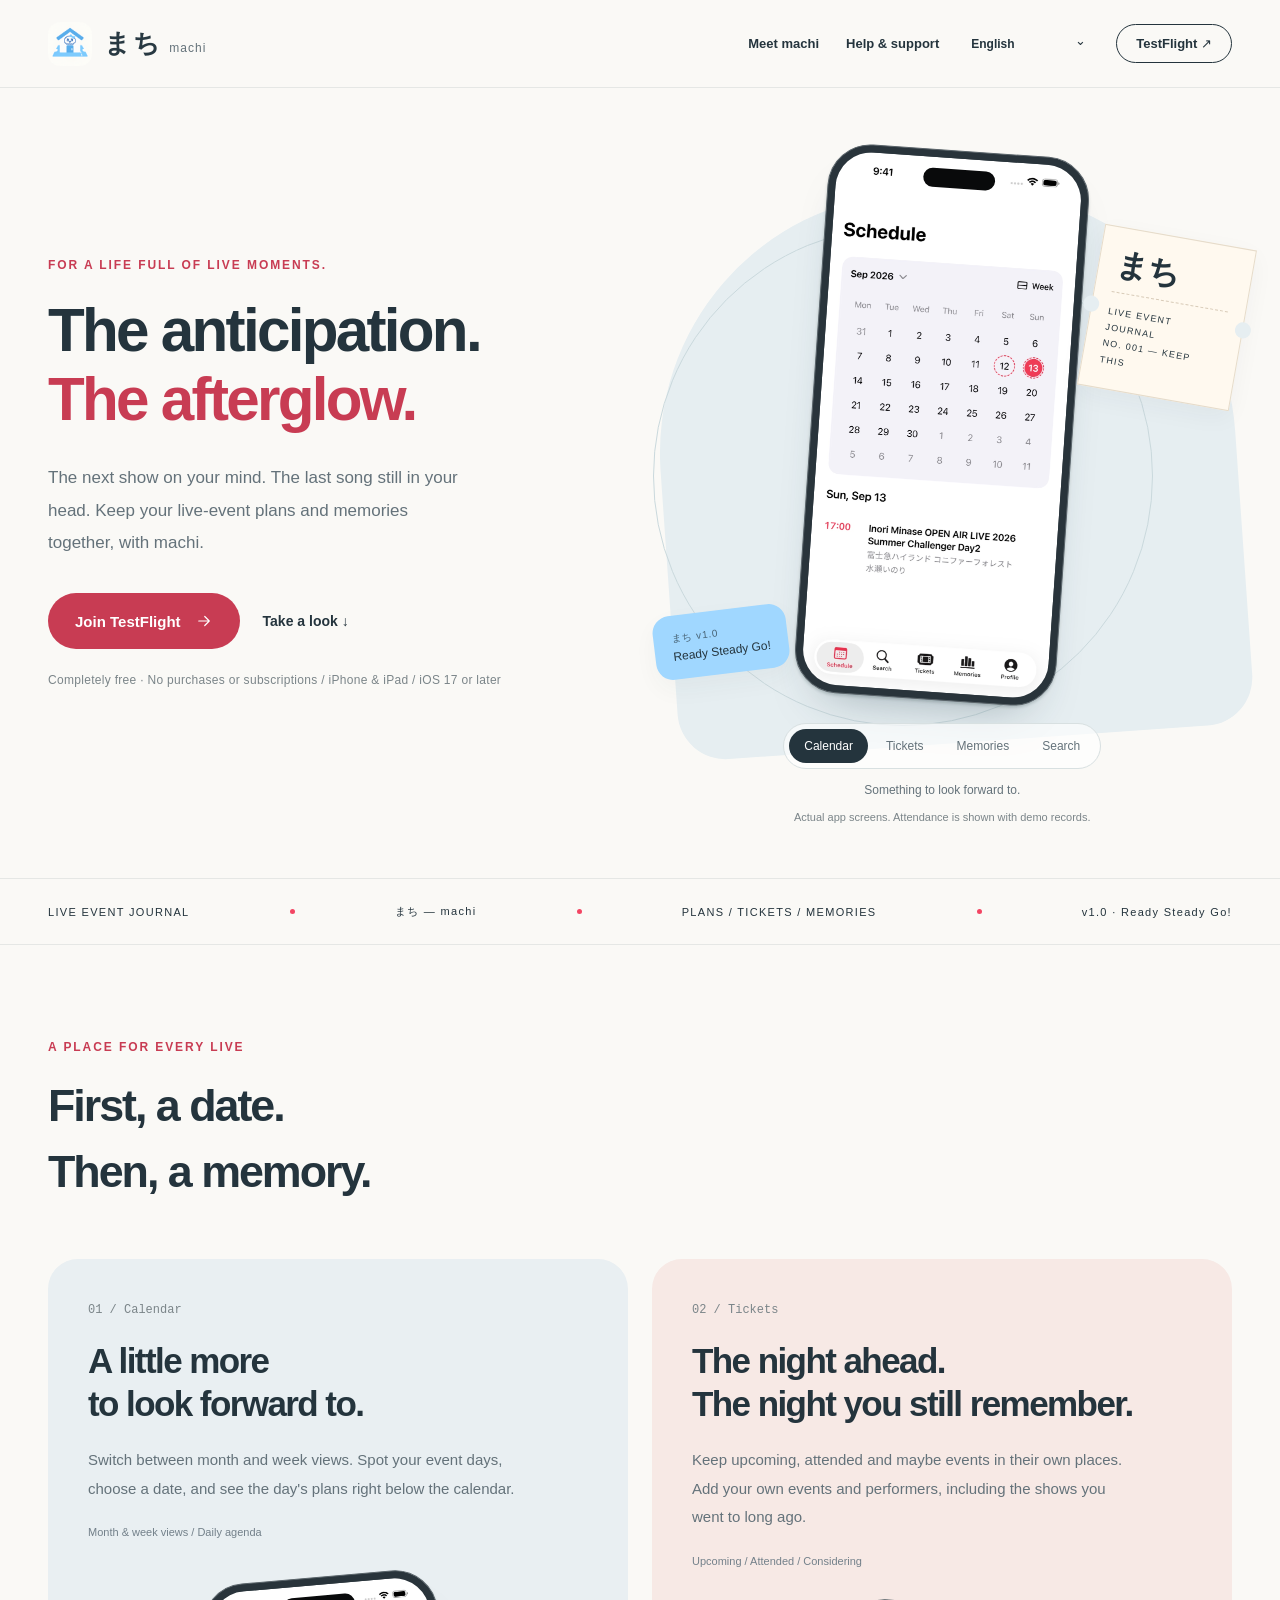
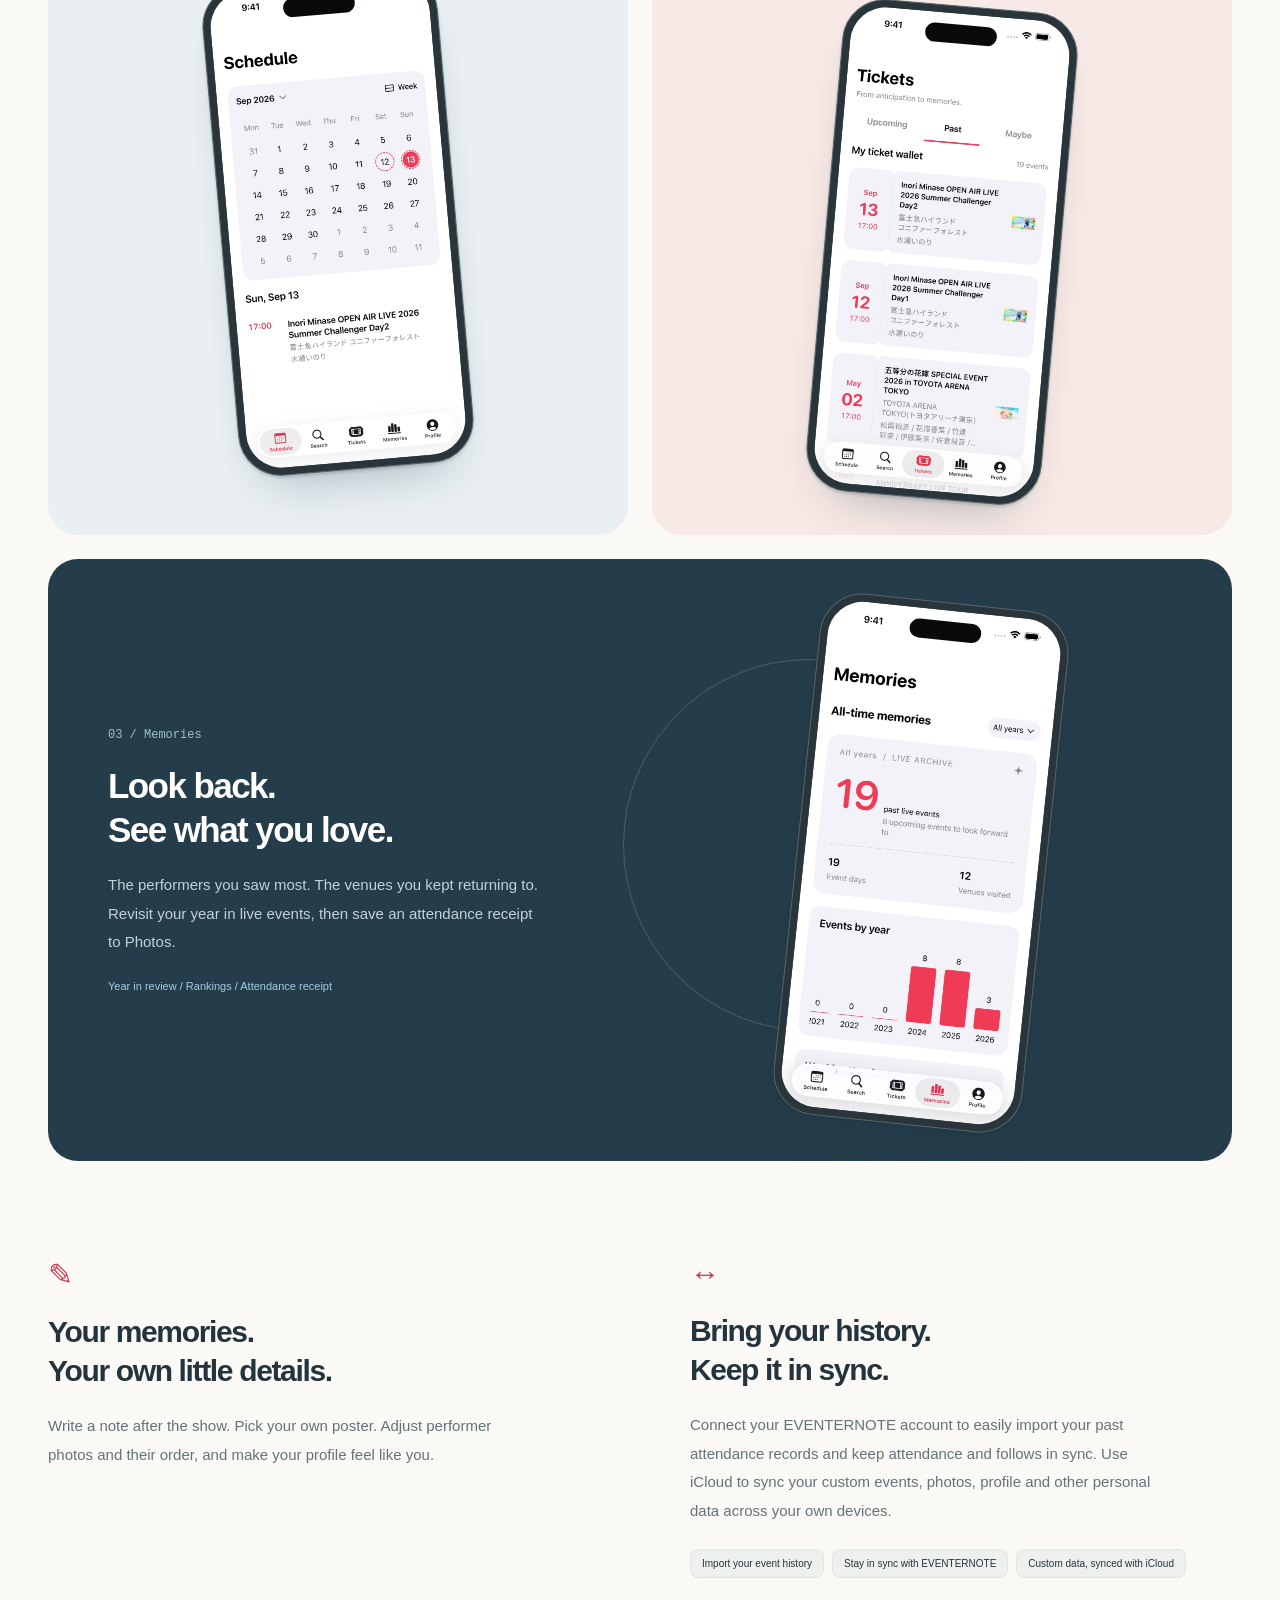
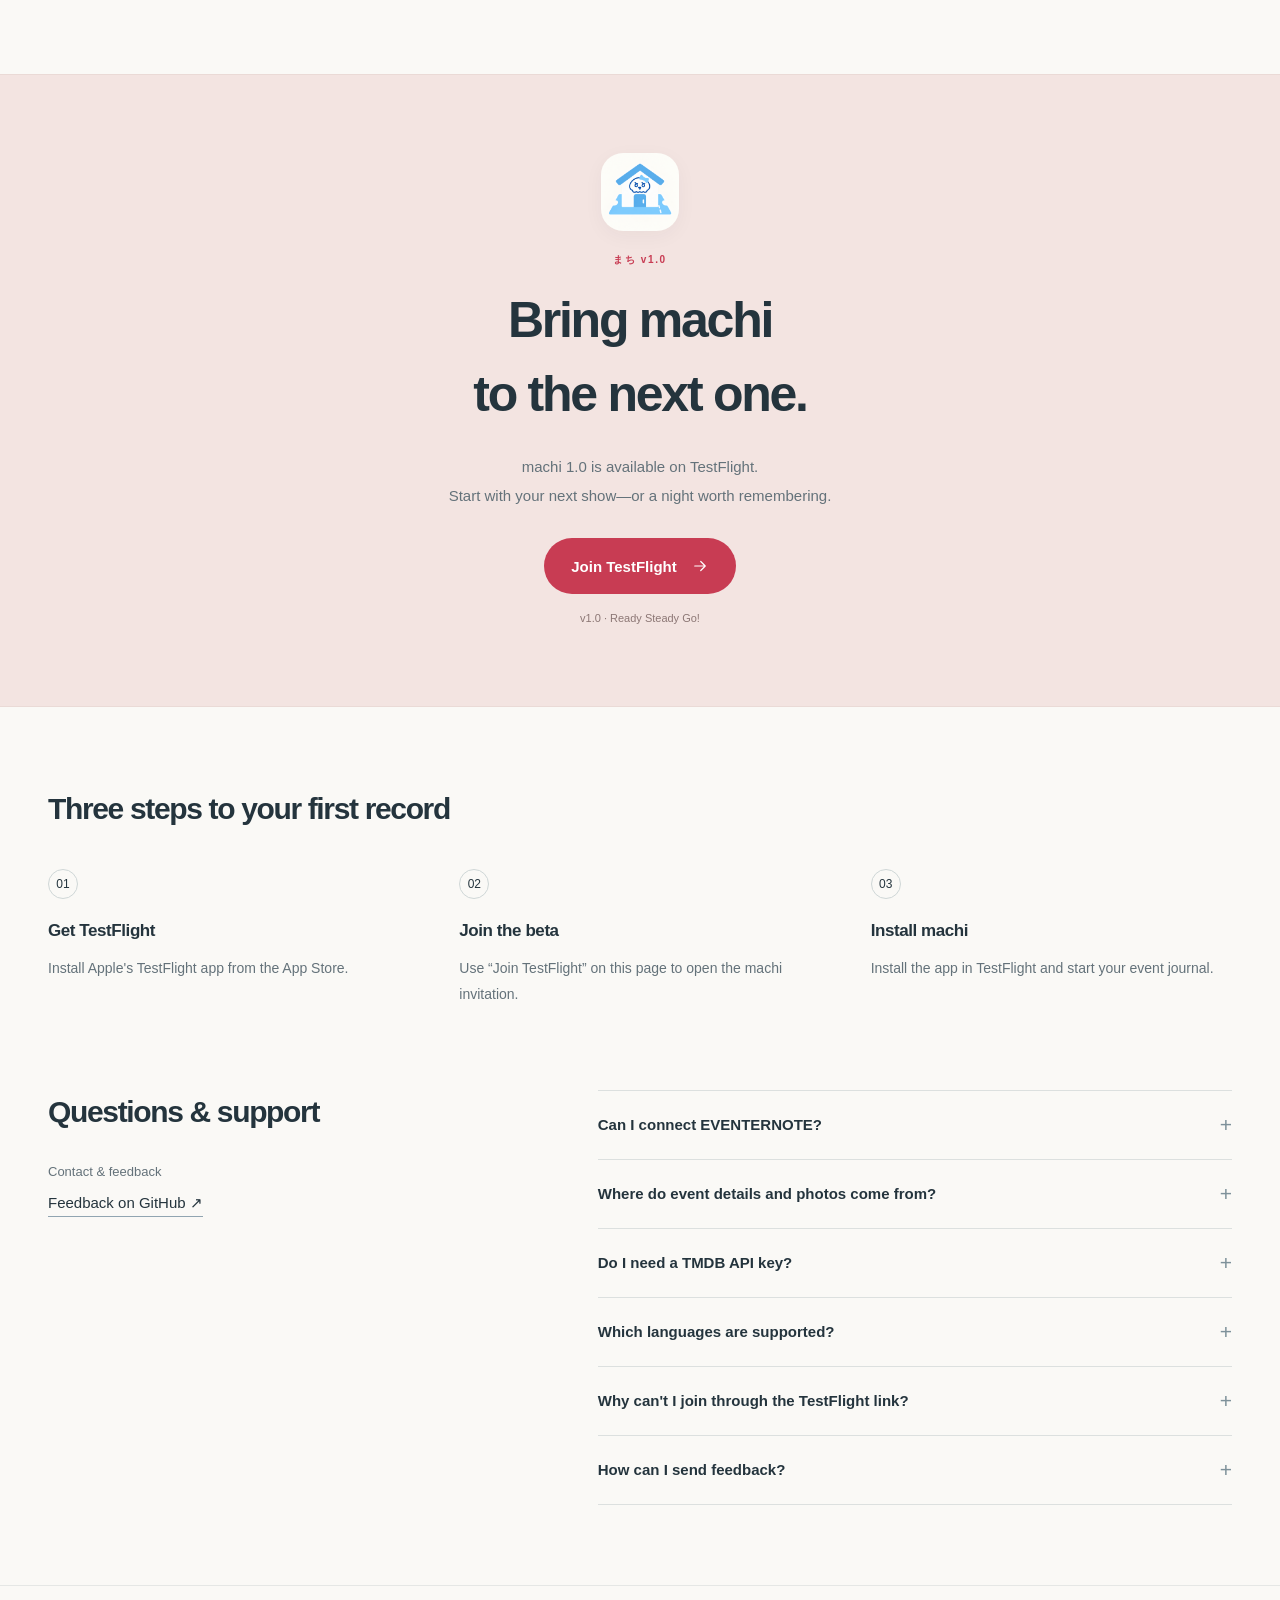
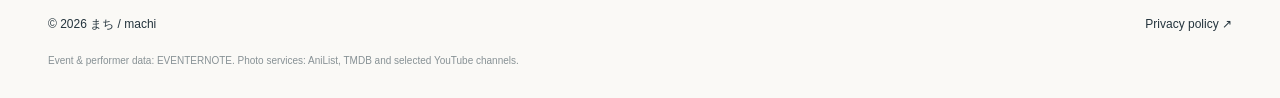
<file: index.html>
<!doctype html><html lang="ja"><head><meta charset="utf-8"><meta name="viewport" content="width=device-width,initial-scale=1"><meta name="theme-color" content="#faf9f6"><title>まち — ライブの予定と、思い出を。</title><meta name="description" content="ライブの予定、チケット、あの日の記録。まちは、好きな公演との時間をまとめる iPhone・iPad アプリです。"><link rel="icon" href="assets/icon.png"><link rel="apple-touch-icon" href="assets/icon.png"><link rel="canonical" href="https://akisui.github.io/machi-web/ja/"><link rel="alternate" hreflang="ja" href="https://akisui.github.io/machi-web/ja/"><link rel="alternate" hreflang="zh-Hans" href="https://akisui.github.io/machi-web/zh-Hans/"><link rel="alternate" hreflang="zh-Hant-TW" href="https://akisui.github.io/machi-web/zh-Hant-TW/"><link rel="alternate" hreflang="zh-Hant-HK" href="https://akisui.github.io/machi-web/zh-Hant-HK/"><link rel="alternate" hreflang="en" href="https://akisui.github.io/machi-web/en/"><link rel="alternate" hreflang="x-default" href="https://akisui.github.io/machi-web/"><meta property="og:type" content="website"><meta property="og:title" content="まち — ライブの予定と、思い出を。"><meta property="og:description" content="ライブの予定、チケット、あの日の記録。まちは、好きな公演との時間をまとめる iPhone・iPad アプリです。"><meta property="og:url" content="https://akisui.github.io/machi-web/ja/"><meta property="og:image" content="https://akisui.github.io/machi-web/assets/social-card.png"><meta property="og:image:width" content="1200"><meta property="og:image:height" content="630"><meta name="twitter:card" content="summary_large_image"><link rel="stylesheet" href="assets/style.css"><script>(function(){var s;try{s=localStorage.getItem('machi-site-language')}catch(e){}var all=['ja','zh-Hans','zh-Hant-TW','zh-Hant-HK','en'];var n=(navigator.language||'ja').toLowerCase();var l=all.includes(s)?s:n.startsWith('zh')?(n.includes('hk')||n.includes('mo')?'zh-Hant-HK':n.includes('tw')||n.includes('hant')?'zh-Hant-TW':'zh-Hans'):n.startsWith('en')?'en':'ja';location.replace('./'+l+'/'+location.hash)})();</script><script defer src="assets/site.js"></script><script type="application/ld+json">{"@context": "https://schema.org", "@type": "SoftwareApplication", "name": "まち", "alternateName": "machi", "operatingSystem": "iOS 17.0 or later", "applicationCategory": "LifestyleApplication", "description": "ライブの予定、チケット、あの日の記録。まちは、好きな公演との時間をまとめる iPhone・iPad アプリです。", "url": "https://akisui.github.io/machi-web/ja/", "downloadUrl": "https://testflight.apple.com/join/vRaaadNM", "softwareVersion": "1.0"}</script></head>
<body data-language="ja" data-assets="assets/"><a class="skip" href="#main">本文へ</a>
<header class="site-header"><div class="wrap nav"><a class="brand" href="#main" aria-label="まち / machi"><img src="assets/icon.png" width="44" height="44" alt=""><b>まち<span>machi</span></b></a><nav class="nav-right" aria-label="Navigation"><a class="nav-link" href="#features">できること</a><a class="nav-link" href="#support">使い方・サポート</a><label class="lang-wrap"><select id="language" aria-label="言語"><option value="ja" selected>日本語</option><option value="zh-Hans" >简体中文</option><option value="zh-Hant-TW" >正體中文（台灣）</option><option value="zh-Hant-HK" >繁體中文（香港）</option><option value="en" >English</option></select></label><a class="nav-cta" href="https://testflight.apple.com/join/vRaaadNM">TestFlight ↗</a></nav></div></header>
<main id="main"><section class="wrap hero"><div class="hero-copy"><div class="eyebrow">ライブのある日々に。</div><h1><span>会いに行く日も、</span><span>思い出す日も。</span></h1><p class="hero-description">次の公演を楽しみにする気持ちも、帰り道に残った余韻も。まちは、ライブの予定と記録をひとつにまとめるアプリです。</p><div class="actions"><a class="button" href="https://testflight.apple.com/join/vRaaadNM">TestFlight で試す <svg viewBox="0 0 24 24" fill="none" aria-hidden="true"><path d="M5 12h14M13 6l6 6-6 6" stroke="currentColor" stroke-width="1.6" stroke-linecap="round" stroke-linejoin="round"/></svg></a><a class="text-link" href="#features">まちを見てみる <span aria-hidden="true">↓</span></a></div><p class="compat">完全無料 · アプリ内課金なし / iPhone・iPad / iOS 17 以降</p></div>
<div class="hero-stage"><div class="stage-arch" aria-hidden="true"></div><div class="stage-orbit" aria-hidden="true"></div><div class="ticket-stamp" aria-hidden="true"><div class="number">まち</div><div class="stub">LIVE EVENT JOURNAL<br>NO. 001 — KEEP THIS</div></div><div class="stage-label" aria-hidden="true"><span>まち v1.0</span>Ready Steady Go!</div><div class="phone" role="tabpanel" id="screen-view" aria-labelledby="screen-tab-0"><img id="hero-screen" src="assets/screens/ja-01-calendar.jpg" width="1320" height="2868" alt="まちのアプリ画面 — 予定" fetchpriority="high"></div><div class="screen-tabs" role="tablist" aria-label="できること"><button type="button" role="tab" id="screen-tab-0" aria-selected="true" aria-controls="screen-view" tabindex="0" data-screen="01-calendar">予定</button><button type="button" role="tab" id="screen-tab-1" aria-selected="false" aria-controls="screen-view" tabindex="-1" data-screen="02-wallet">チケット</button><button type="button" role="tab" id="screen-tab-2" aria-selected="false" aria-controls="screen-view" tabindex="-1" data-screen="03-archive">足跡</button><button type="button" role="tab" id="screen-tab-3" aria-selected="false" aria-controls="screen-view" tabindex="-1" data-screen="04-search">検索</button></div><p class="screen-caption" id="screen-caption" aria-live="polite">楽しみな日が、ひと目で。</p><p class="demo-note">アプリの実画面です。参加状況はデモ用の記録です。</p></div></section>
<div class="ribbon"><div class="wrap ribbon-inner"><span>LIVE EVENT JOURNAL</span><span class="dot"></span><span>まち — machi</span><span class="dot extra"></span><span class="extra">PLANS / TICKETS / MEMORIES</span><span class="dot"></span><span>v1.0 · Ready Steady Go!</span></div></div>
<section class="wrap" id="features"><div class="section-head reveal"><div class="eyebrow">A PLACE FOR EVERY LIVE</div><h2>予定から、<br>大切な記録へ。</h2></div><div class="feature-grid"><article class="feature feature-calendar reveal"><span class="index">01 / 予定</span><h2>カレンダーに、<br>楽しみが増えていく。</h2><p>月表示と週表示を切り替えて、公演のある日をひと目で確認。日付を選ぶと、その日の公演がすぐ下に。</p><div class="feature-foot">月・週カレンダー / 日ごとの公演</div><div class="phone "><img src="assets/screens/ja-01-calendar.jpg" width="1320" height="2868" alt="まちのアプリ画面 — 予定" loading="lazy" decoding="async"></div></article><article class="feature feature-wallet reveal"><span class="index">02 / チケット</span><h2>まだ先の一日も、<br>忘れられない一夜も。</h2><p>参加予定、参加した公演、気になる公演。それぞれの気持ちを分けて残せるチケット。自分で公演や出演者を追加することもできます。</p><div class="feature-foot">参加予定 / 過去の公演 / 検討中</div><div class="phone "><img src="assets/screens/ja-02-wallet.jpg" width="1320" height="2868" alt="まちのアプリ画面 — チケット" loading="lazy" decoding="async"></div></article></div><article class="feature feature-archive reveal"><div><span class="index">03 / 足跡</span><h2>振り返るほど、<br>好きが見えてくる。</h2><p>よく会った出演者、通った会場、ライブのある週。足跡を一年ごとに振り返り、参戦レシートを写真に残せます。</p><div class="feature-foot">年間の振り返り / ランキング / 参戦レシート</div></div><div class="archive-stage"><div class="phone "><img src="assets/screens/ja-03-archive.jpg" width="1320" height="2868" alt="まちのアプリ画面 — 足跡" loading="lazy" decoding="async"></div></div></article><div class="two-notes"><article class="reveal"><div class="note-symbol" aria-hidden="true">✎</div><h2>自分の記録だから、<br>自分らしく。</h2><p>感想を手記に。お気に入りの写真をポスターに。出演者の写真や表示順も、プロフィールも、好きな形に整えられます。</p></article><article class="reveal"><div class="note-symbol" aria-hidden="true">↔</div><h2>これまでの記録も、<br>これからの予定も。</h2><p>EVENTERNOTE アカウントをつないで、過去の参加記録を手軽に取り込み、その後の参加記録やフォローも同期。自分で追加した公演、写真、プロフィールなどは iCloud で自分のデバイス間に引き継げます。</p><div class="sync-pills"><span>過去の記録を取り込む</span><span>EVENTERNOTE と同期</span><span>自分のデータは iCloud へ</span></div></article></div></section>
<section class="download-section" id="download"><div class="reveal"><img class="brand-large" src="assets/icon.png" width="78" height="78" alt=""><div class="eyebrow">まち v1.0</div><h2>次の一日を、<br>まちと。</h2><p>まち 1.0 を TestFlight で公開中。
いつものライブに、連れていってください。</p><a class="button" href="https://testflight.apple.com/join/vRaaadNM">TestFlight で試す <svg viewBox="0 0 24 24" fill="none" aria-hidden="true"><path d="M5 12h14M13 6l6 6-6 6" stroke="currentColor" stroke-width="1.6" stroke-linecap="round" stroke-linejoin="round"/></svg></a><div class="version">v1.0 · Ready Steady Go!</div></div></section>
<section class="wrap support" id="support"><h2>はじめかた</h2><div class="steps"><div class="step"><span class="step-num">01</span><h3>TestFlight を入れる</h3><p>App Store から Apple の TestFlight アプリをインストール。</p></div><div class="step"><span class="step-num">02</span><h3>テストに参加する</h3><p>このページの「TestFlight で試す」から、まちを開きます。</p></div><div class="step"><span class="step-num">03</span><h3>まちをインストール</h3><p>TestFlight 内でインストールし、記録を始められます。</p></div></div><div class="support-grid"><div><h2>よくある質問とサポート</h2><div class="contact"><p>お問い合わせ</p><a href="https://github.com/Akisui/machi-web/issues">GitHub でフィードバック ↗</a></div></div><div class="faq"><details><summary>EVENTERNOTE と連携できますか？</summary><p>EVENTERNOTE アカウントを接続すると、過去の参加記録やフォローを取り込み、以後の変更も同期できます。「マイページ → データ同期」から設定してください。</p></details><details><summary>公演や写真のデータはどこから？</summary><p>公演の検索・閲覧には EVENTERNOTE の公演・出演者データを使用しています。公演と出演者は自分で追加することもできます。出演者の写真は AniList、設定済みの TMDB、一部出演者の YouTube を利用し、自分の写真にも変更できます。</p></details><details><summary>TMDB の API key は必要ですか？</summary><p>基本機能には不要です。TMDB の写真を利用する場合は、自分の API key を「マイページ → 設定 → 写真サービス」で追加してください。</p></details><details><summary>どの言語に対応していますか？</summary><p>日本語、簡体中文、繁體中文（台灣・香港）、English に対応。アプリ内の設定から選べます。</p></details><details><summary>TestFlight のリンクから参加できません。</summary><p>テストの募集状況や定員によって、新しい参加を受け付けない場合があります。TestFlight を更新して再度リンクを開くか、GitHub のサポート窓口をご利用ください。</p></details><details><summary>不具合や要望を送りたい。</summary><p>TestFlight のフィードバック、または GitHub のサポート窓口をご利用ください。端末名、iOS とまちのバージョン、再現手順があると助かります。</p></details></div></div></section></main><footer class="site-footer"><div class="wrap"><div class="footer-top"><span>© 2026 まち / machi</span><a href="https://akisui.github.io/machi-privacy/#ja">プライバシーポリシー ↗</a></div><p class="data-note">公演・出演者データ：EVENTERNOTE。写真サービス：AniList・TMDB・一部 YouTube。</p></div></footer><script type="application/json" id="screen-copy">{"captions": ["楽しみな日が、ひと目で。", "これからも、これまでの一枚も。", "好きが重なった、一年。", "次の出会いを探しに。"], "alt": "まちのアプリ画面", "tabs": ["予定", "チケット", "足跡", "検索"]}</script></body></html>
</file>
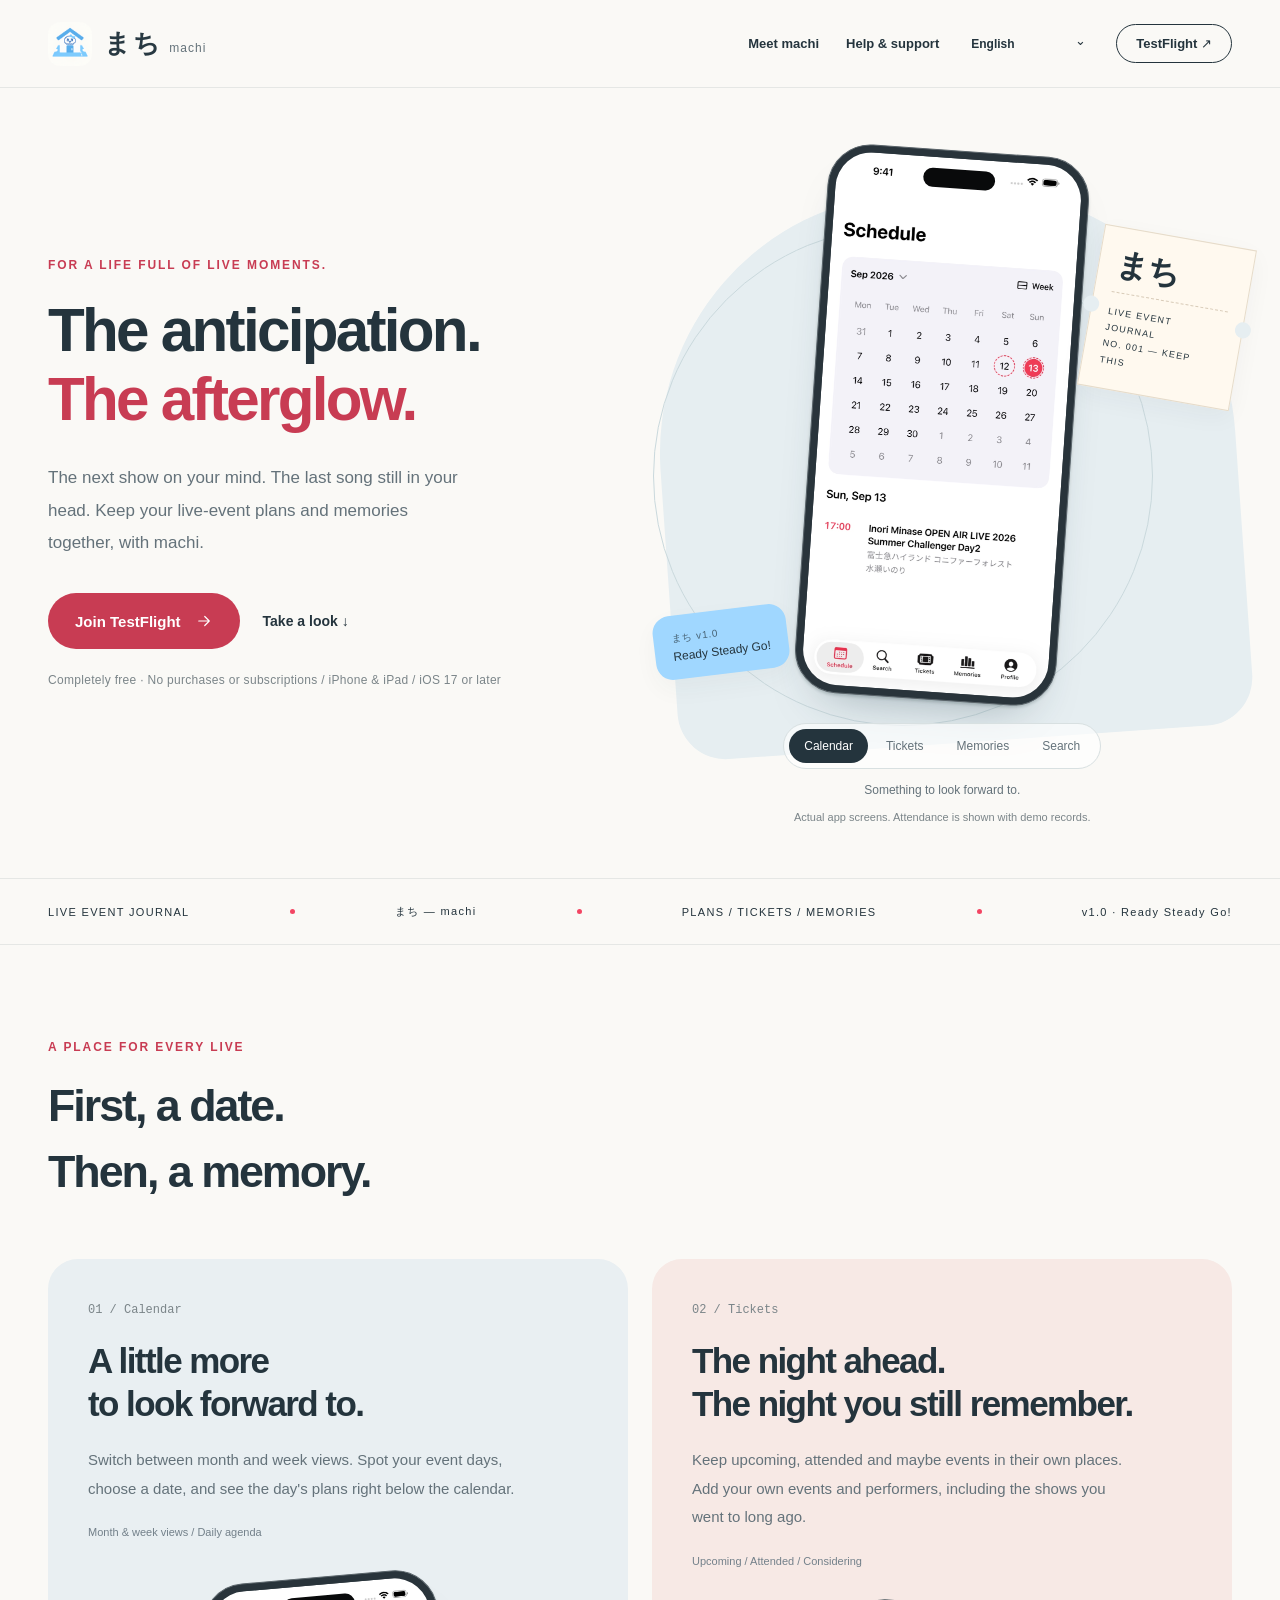
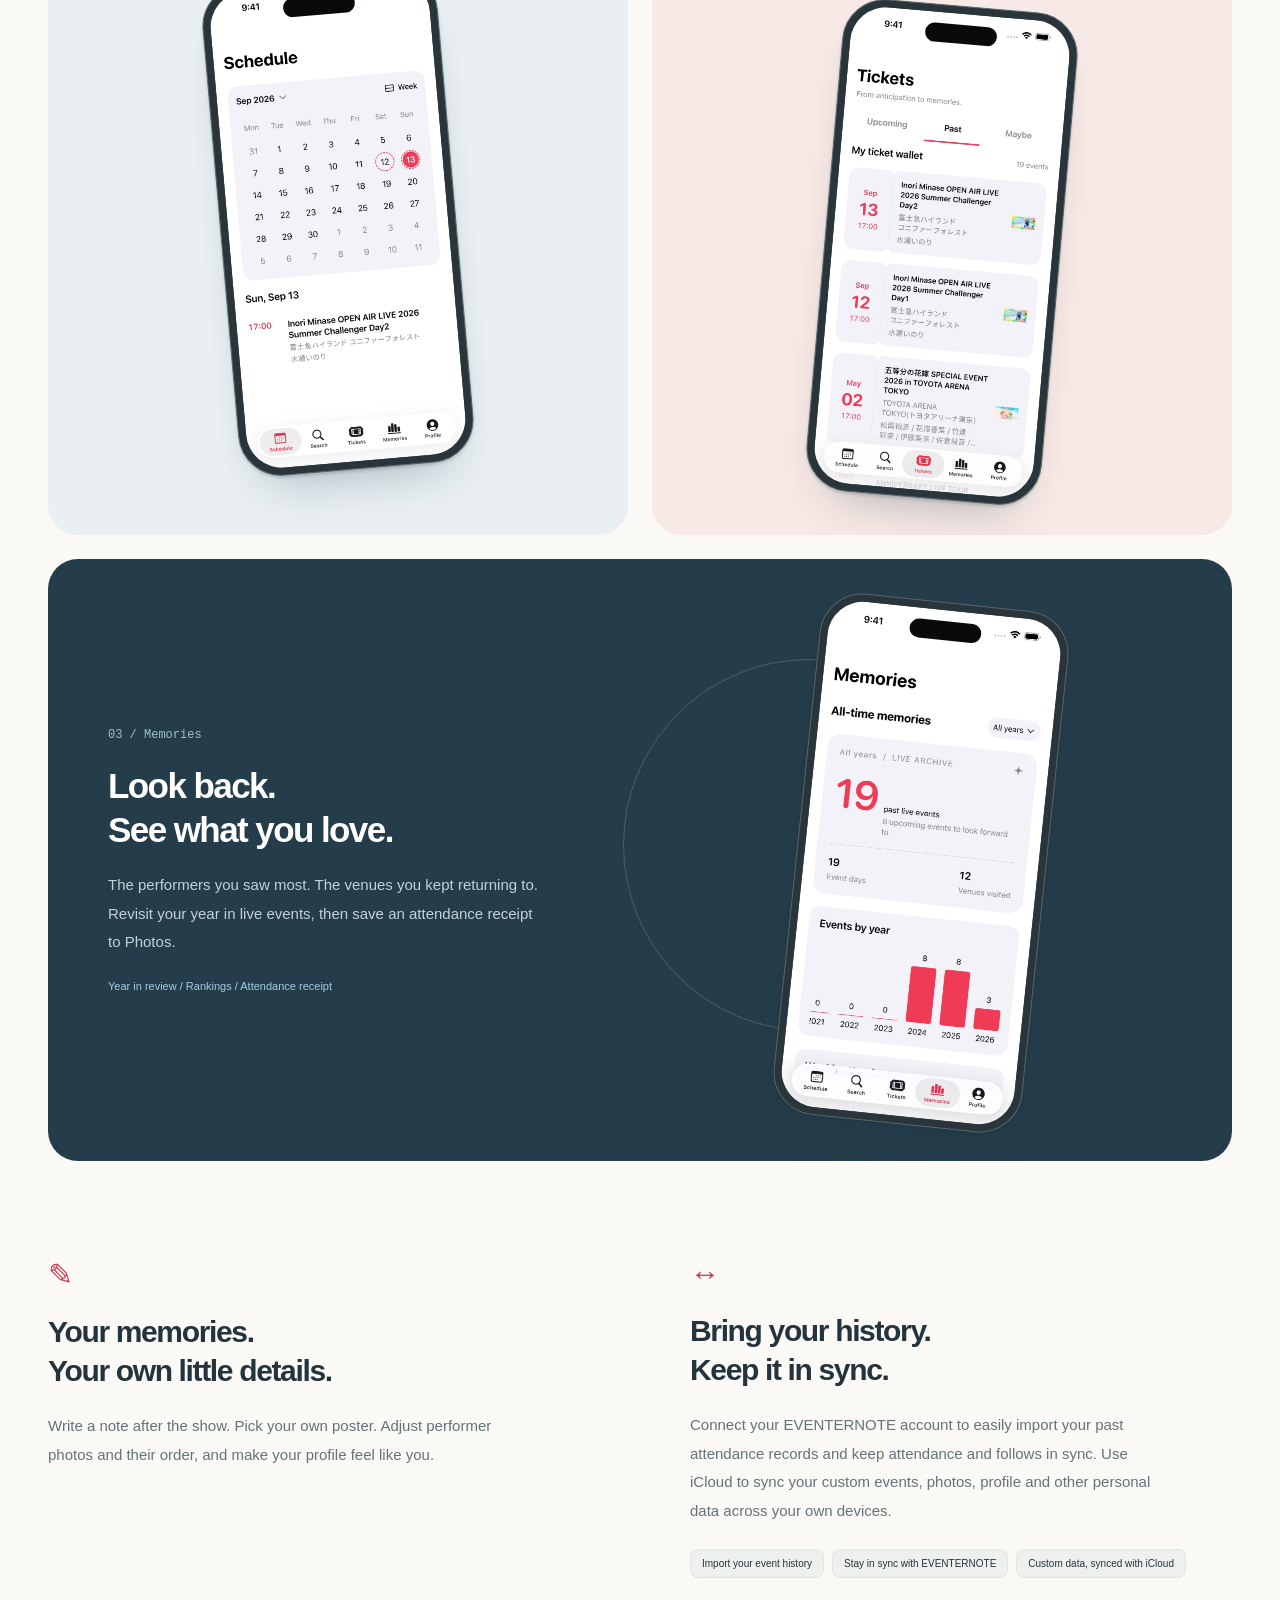
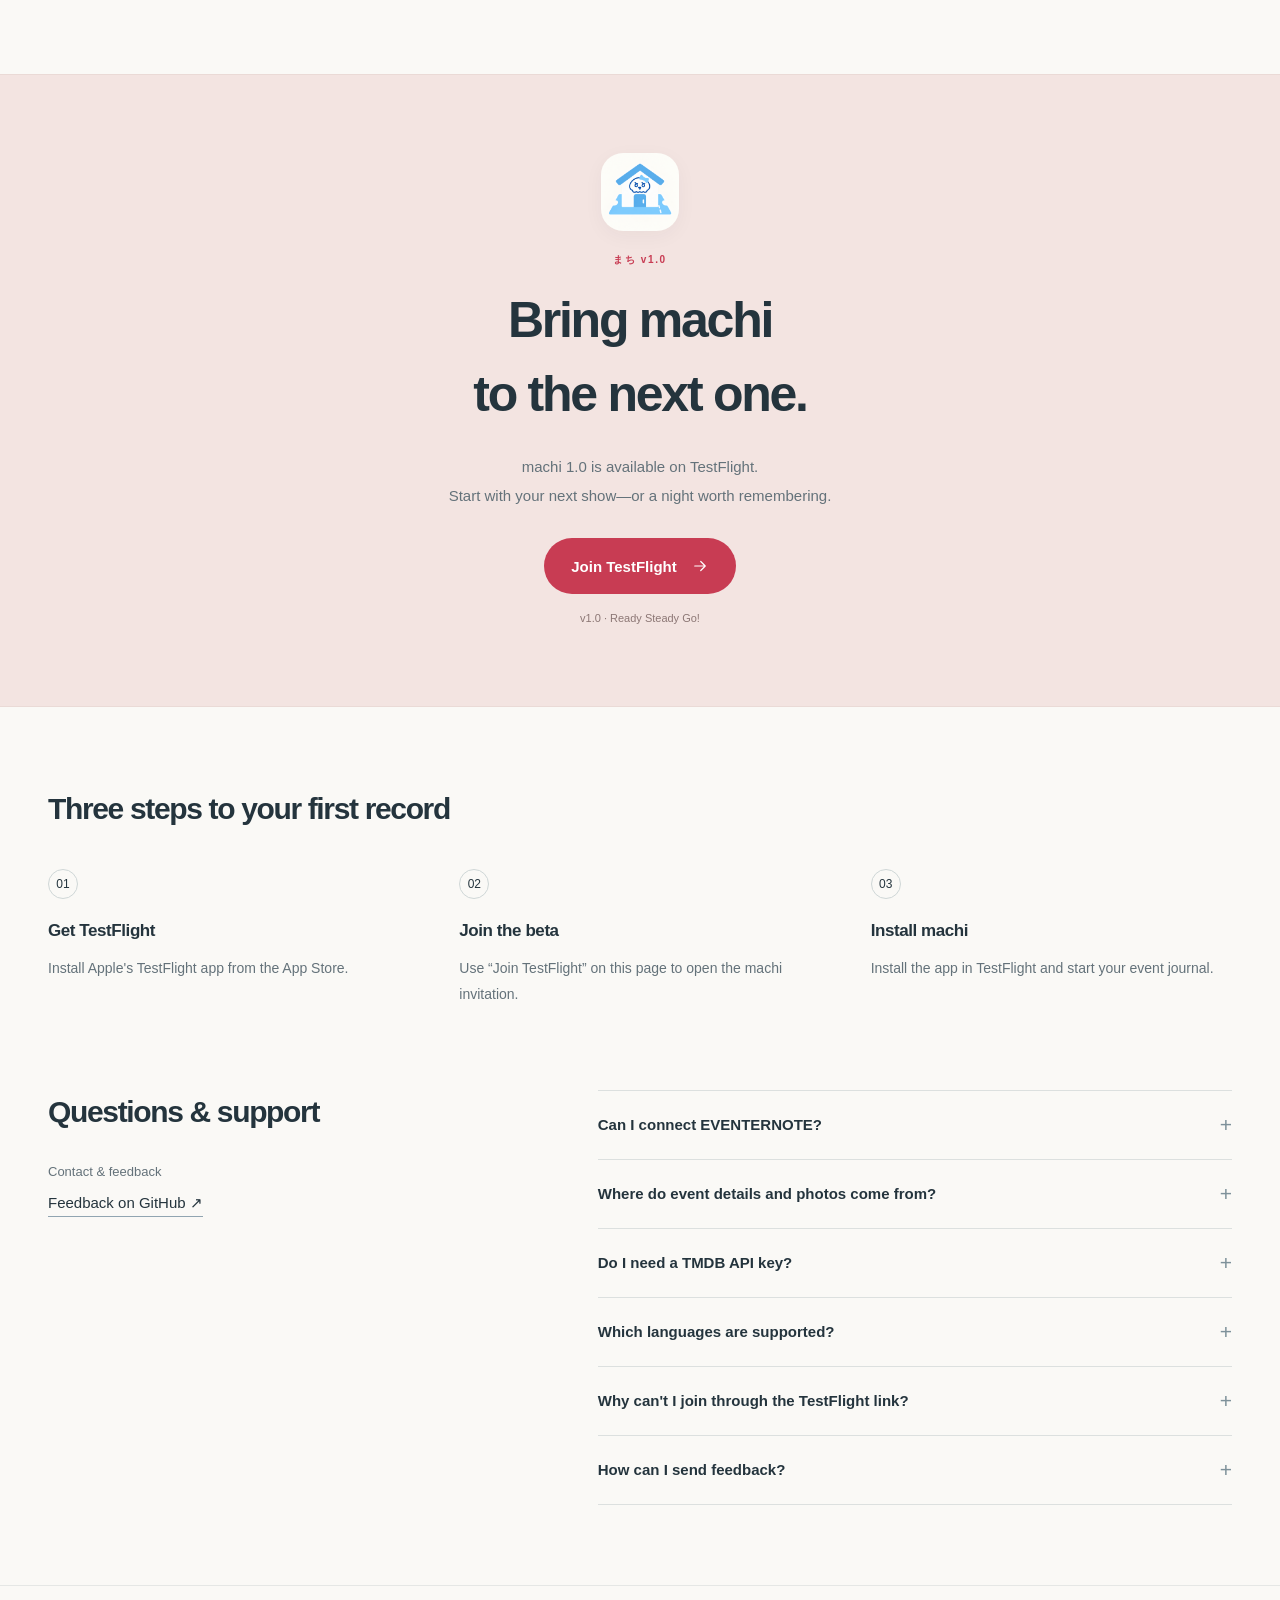
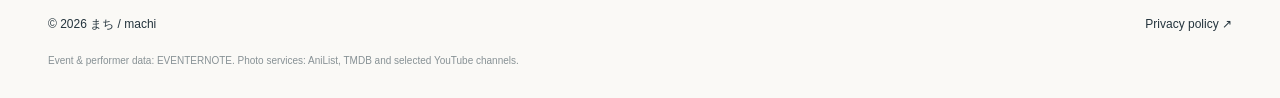
<file: en/index.html>
<!doctype html><html lang="en"><head><meta charset="utf-8"><meta name="viewport" content="width=device-width,initial-scale=1"><meta name="theme-color" content="#faf9f6"><title>machi — Make room for every live moment</title><meta name="description" content="Your live-event calendar, tickets, notes and memories, together. Discover machi for iPhone and iPad and join the TestFlight beta."><link rel="icon" href="../assets/icon.png"><link rel="apple-touch-icon" href="../assets/icon.png"><link rel="canonical" href="https://akisui.github.io/machi-web/en/"><link rel="alternate" hreflang="ja" href="https://akisui.github.io/machi-web/ja/"><link rel="alternate" hreflang="zh-Hans" href="https://akisui.github.io/machi-web/zh-Hans/"><link rel="alternate" hreflang="zh-Hant-TW" href="https://akisui.github.io/machi-web/zh-Hant-TW/"><link rel="alternate" hreflang="zh-Hant-HK" href="https://akisui.github.io/machi-web/zh-Hant-HK/"><link rel="alternate" hreflang="en" href="https://akisui.github.io/machi-web/en/"><link rel="alternate" hreflang="x-default" href="https://akisui.github.io/machi-web/"><meta property="og:type" content="website"><meta property="og:title" content="machi — Make room for every live moment"><meta property="og:description" content="Your live-event calendar, tickets, notes and memories, together. Discover machi for iPhone and iPad and join the TestFlight beta."><meta property="og:url" content="https://akisui.github.io/machi-web/en/"><meta property="og:image" content="https://akisui.github.io/machi-web/assets/social-card.png"><meta property="og:image:width" content="1200"><meta property="og:image:height" content="630"><meta name="twitter:card" content="summary_large_image"><link rel="stylesheet" href="../assets/style.css"><script defer src="../assets/site.js"></script><script type="application/ld+json">{"@context": "https://schema.org", "@type": "SoftwareApplication", "name": "まち", "alternateName": "machi", "operatingSystem": "iOS 17.0 or later", "applicationCategory": "LifestyleApplication", "description": "Your live-event calendar, tickets, notes and memories, together. Discover machi for iPhone and iPad and join the TestFlight beta.", "url": "https://akisui.github.io/machi-web/en/", "downloadUrl": "https://testflight.apple.com/join/vRaaadNM", "softwareVersion": "1.0"}</script></head>
<body data-language="en" data-assets="../assets/"><a class="skip" href="#main">Skip to content</a>
<header class="site-header"><div class="wrap nav"><a class="brand" href="#main" aria-label="まち / machi"><img src="../assets/icon.png" width="44" height="44" alt=""><b>まち<span>machi</span></b></a><nav class="nav-right" aria-label="Navigation"><a class="nav-link" href="#features">Meet machi</a><a class="nav-link" href="#support">Help &amp; support</a><label class="lang-wrap"><select id="language" aria-label="Language"><option value="ja" >日本語</option><option value="zh-Hans" >简体中文</option><option value="zh-Hant-TW" >正體中文（台灣）</option><option value="zh-Hant-HK" >繁體中文（香港）</option><option value="en" selected>English</option></select></label><a class="nav-cta" href="https://testflight.apple.com/join/vRaaadNM">TestFlight ↗</a></nav></div></header>
<main id="main"><section class="wrap hero"><div class="hero-copy"><div class="eyebrow">FOR A LIFE FULL OF LIVE MOMENTS.</div><h1><span>The anticipation.</span><span>The afterglow.</span></h1><p class="hero-description">The next show on your mind. The last song still in your head. Keep your live-event plans and memories together, with machi.</p><div class="actions"><a class="button" href="https://testflight.apple.com/join/vRaaadNM">Join TestFlight <svg viewBox="0 0 24 24" fill="none" aria-hidden="true"><path d="M5 12h14M13 6l6 6-6 6" stroke="currentColor" stroke-width="1.6" stroke-linecap="round" stroke-linejoin="round"/></svg></a><a class="text-link" href="#features">Take a look <span aria-hidden="true">↓</span></a></div><p class="compat">Completely free · No purchases or subscriptions / iPhone &amp; iPad / iOS 17 or later</p></div>
<div class="hero-stage"><div class="stage-arch" aria-hidden="true"></div><div class="stage-orbit" aria-hidden="true"></div><div class="ticket-stamp" aria-hidden="true"><div class="number">まち</div><div class="stub">LIVE EVENT JOURNAL<br>NO. 001 — KEEP THIS</div></div><div class="stage-label" aria-hidden="true"><span>まち v1.0</span>Ready Steady Go!</div><div class="phone" role="tabpanel" id="screen-view" aria-labelledby="screen-tab-0"><img id="hero-screen" src="../assets/screens/en-01-calendar.jpg" width="1320" height="2868" alt="machi app screen — Calendar" fetchpriority="high"></div><div class="screen-tabs" role="tablist" aria-label="Meet machi"><button type="button" role="tab" id="screen-tab-0" aria-selected="true" aria-controls="screen-view" tabindex="0" data-screen="01-calendar">Calendar</button><button type="button" role="tab" id="screen-tab-1" aria-selected="false" aria-controls="screen-view" tabindex="-1" data-screen="02-wallet">Tickets</button><button type="button" role="tab" id="screen-tab-2" aria-selected="false" aria-controls="screen-view" tabindex="-1" data-screen="03-archive">Memories</button><button type="button" role="tab" id="screen-tab-3" aria-selected="false" aria-controls="screen-view" tabindex="-1" data-screen="04-search">Search</button></div><p class="screen-caption" id="screen-caption" aria-live="polite">Something to look forward to.</p><p class="demo-note">Actual app screens. Attendance is shown with demo records.</p></div></section>
<div class="ribbon"><div class="wrap ribbon-inner"><span>LIVE EVENT JOURNAL</span><span class="dot"></span><span>まち — machi</span><span class="dot extra"></span><span class="extra">PLANS / TICKETS / MEMORIES</span><span class="dot"></span><span>v1.0 · Ready Steady Go!</span></div></div>
<section class="wrap" id="features"><div class="section-head reveal"><div class="eyebrow">A PLACE FOR EVERY LIVE</div><h2>First, a date.<br>Then, a memory.</h2></div><div class="feature-grid"><article class="feature feature-calendar reveal"><span class="index">01 / Calendar</span><h2>A little more<br>to look forward to.</h2><p>Switch between month and week views. Spot your event days, choose a date, and see the day&#x27;s plans right below the calendar.</p><div class="feature-foot">Month &amp; week views / Daily agenda</div><div class="phone "><img src="../assets/screens/en-01-calendar.jpg" width="1320" height="2868" alt="machi app screen — Calendar" loading="lazy" decoding="async"></div></article><article class="feature feature-wallet reveal"><span class="index">02 / Tickets</span><h2>The night ahead.<br>The night you still remember.</h2><p>Keep upcoming, attended and maybe events in their own places. Add your own events and performers, including the shows you went to long ago.</p><div class="feature-foot">Upcoming / Attended / Considering</div><div class="phone "><img src="../assets/screens/en-02-wallet.jpg" width="1320" height="2868" alt="machi app screen — Tickets" loading="lazy" decoding="async"></div></article></div><article class="feature feature-archive reveal"><div><span class="index">03 / Memories</span><h2>Look back.<br>See what you love.</h2><p>The performers you saw most. The venues you kept returning to. Revisit your year in live events, then save an attendance receipt to Photos.</p><div class="feature-foot">Year in review / Rankings / Attendance receipt</div></div><div class="archive-stage"><div class="phone "><img src="../assets/screens/en-03-archive.jpg" width="1320" height="2868" alt="machi app screen — Memories" loading="lazy" decoding="async"></div></div></article><div class="two-notes"><article class="reveal"><div class="note-symbol" aria-hidden="true">✎</div><h2>Your memories.<br>Your own little details.</h2><p>Write a note after the show. Pick your own poster. Adjust performer photos and their order, and make your profile feel like you.</p></article><article class="reveal"><div class="note-symbol" aria-hidden="true">↔</div><h2>Bring your history.<br>Keep it in sync.</h2><p>Connect your EVENTERNOTE account to easily import your past attendance records and keep attendance and follows in sync. Use iCloud to sync your custom events, photos, profile and other personal data across your own devices.</p><div class="sync-pills"><span>Import your event history</span><span>Stay in sync with EVENTERNOTE</span><span>Custom data, synced with iCloud</span></div></article></div></section>
<section class="download-section" id="download"><div class="reveal"><img class="brand-large" src="../assets/icon.png" width="78" height="78" alt=""><div class="eyebrow">まち v1.0</div><h2>Bring machi<br>to the next one.</h2><p>machi 1.0 is available on TestFlight.
Start with your next show—or a night worth remembering.</p><a class="button" href="https://testflight.apple.com/join/vRaaadNM">Join TestFlight <svg viewBox="0 0 24 24" fill="none" aria-hidden="true"><path d="M5 12h14M13 6l6 6-6 6" stroke="currentColor" stroke-width="1.6" stroke-linecap="round" stroke-linejoin="round"/></svg></a><div class="version">v1.0 · Ready Steady Go!</div></div></section>
<section class="wrap support" id="support"><h2>Three steps to your first record</h2><div class="steps"><div class="step"><span class="step-num">01</span><h3>Get TestFlight</h3><p>Install Apple&#x27;s TestFlight app from the App Store.</p></div><div class="step"><span class="step-num">02</span><h3>Join the beta</h3><p>Use “Join TestFlight” on this page to open the machi invitation.</p></div><div class="step"><span class="step-num">03</span><h3>Install machi</h3><p>Install the app in TestFlight and start your event journal.</p></div></div><div class="support-grid"><div><h2>Questions &amp; support</h2><div class="contact"><p>Contact &amp; feedback</p><a href="https://github.com/Akisui/machi-web/issues">Feedback on GitHub ↗</a></div></div><div class="faq"><details><summary>Can I connect EVENTERNOTE?</summary><p>Yes. Connect your EVENTERNOTE account under My Page → Data sync to import past attendance records and follows, then sync subsequent changes. You can configure iCloud sync separately on the same page.</p></details><details><summary>Where do event details and photos come from?</summary><p>Event search and browsing use event and performer data from EVENTERNOTE. You can also add your own events and performers. Performer photos use AniList, TMDB when configured, and YouTube for selected performers. You can upload your own photos too.</p></details><details><summary>Do I need a TMDB API key?</summary><p>Not for the core features. To use TMDB performer photos, add your own API key under My Page → Settings → Photo services.</p></details><details><summary>Which languages are supported?</summary><p>Japanese, Simplified Chinese, Traditional Chinese for Taiwan and Hong Kong, and English. Choose a language in the app&#x27;s settings.</p></details><details><summary>Why can&#x27;t I join through the TestFlight link?</summary><p>Availability and tester limits can affect new invitations. Update TestFlight and try the link again, or use the GitHub support page.</p></details><details><summary>How can I send feedback?</summary><p>Send feedback through TestFlight or report an issue on GitHub. Include your device, iOS and app versions, and the steps to reproduce the issue.</p></details></div></div></section></main><footer class="site-footer"><div class="wrap"><div class="footer-top"><span>© 2026 まち / machi</span><a href="https://akisui.github.io/machi-privacy/#en">Privacy policy ↗</a></div><p class="data-note">Event &amp; performer data: EVENTERNOTE. Photo services: AniList, TMDB and selected YouTube channels.</p></div></footer><script type="application/json" id="screen-copy">{"captions": ["Something to look forward to.", "From looking ahead to looking back.", "A year of showing up for what you love.", "Start with a favorite. Find your next show."], "alt": "machi app screen", "tabs": ["Calendar", "Tickets", "Memories", "Search"]}</script></body></html>
</file>
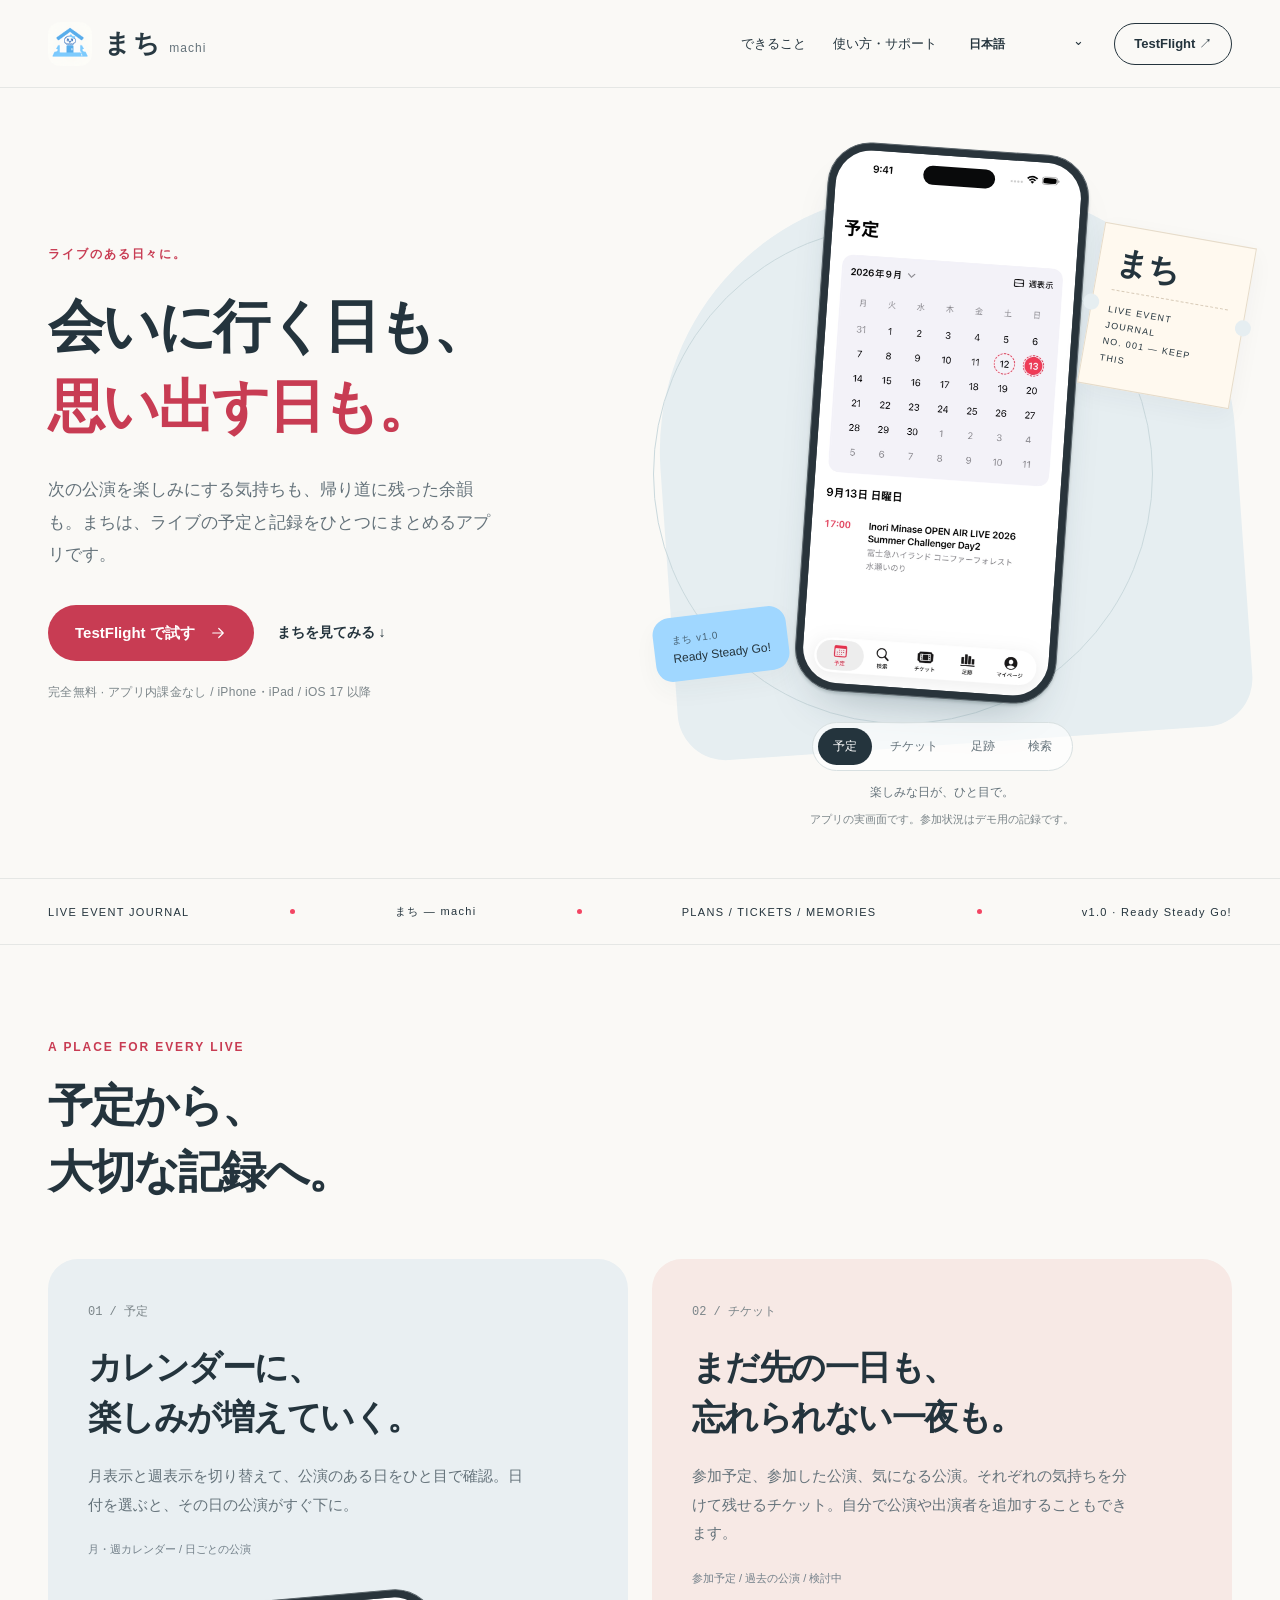
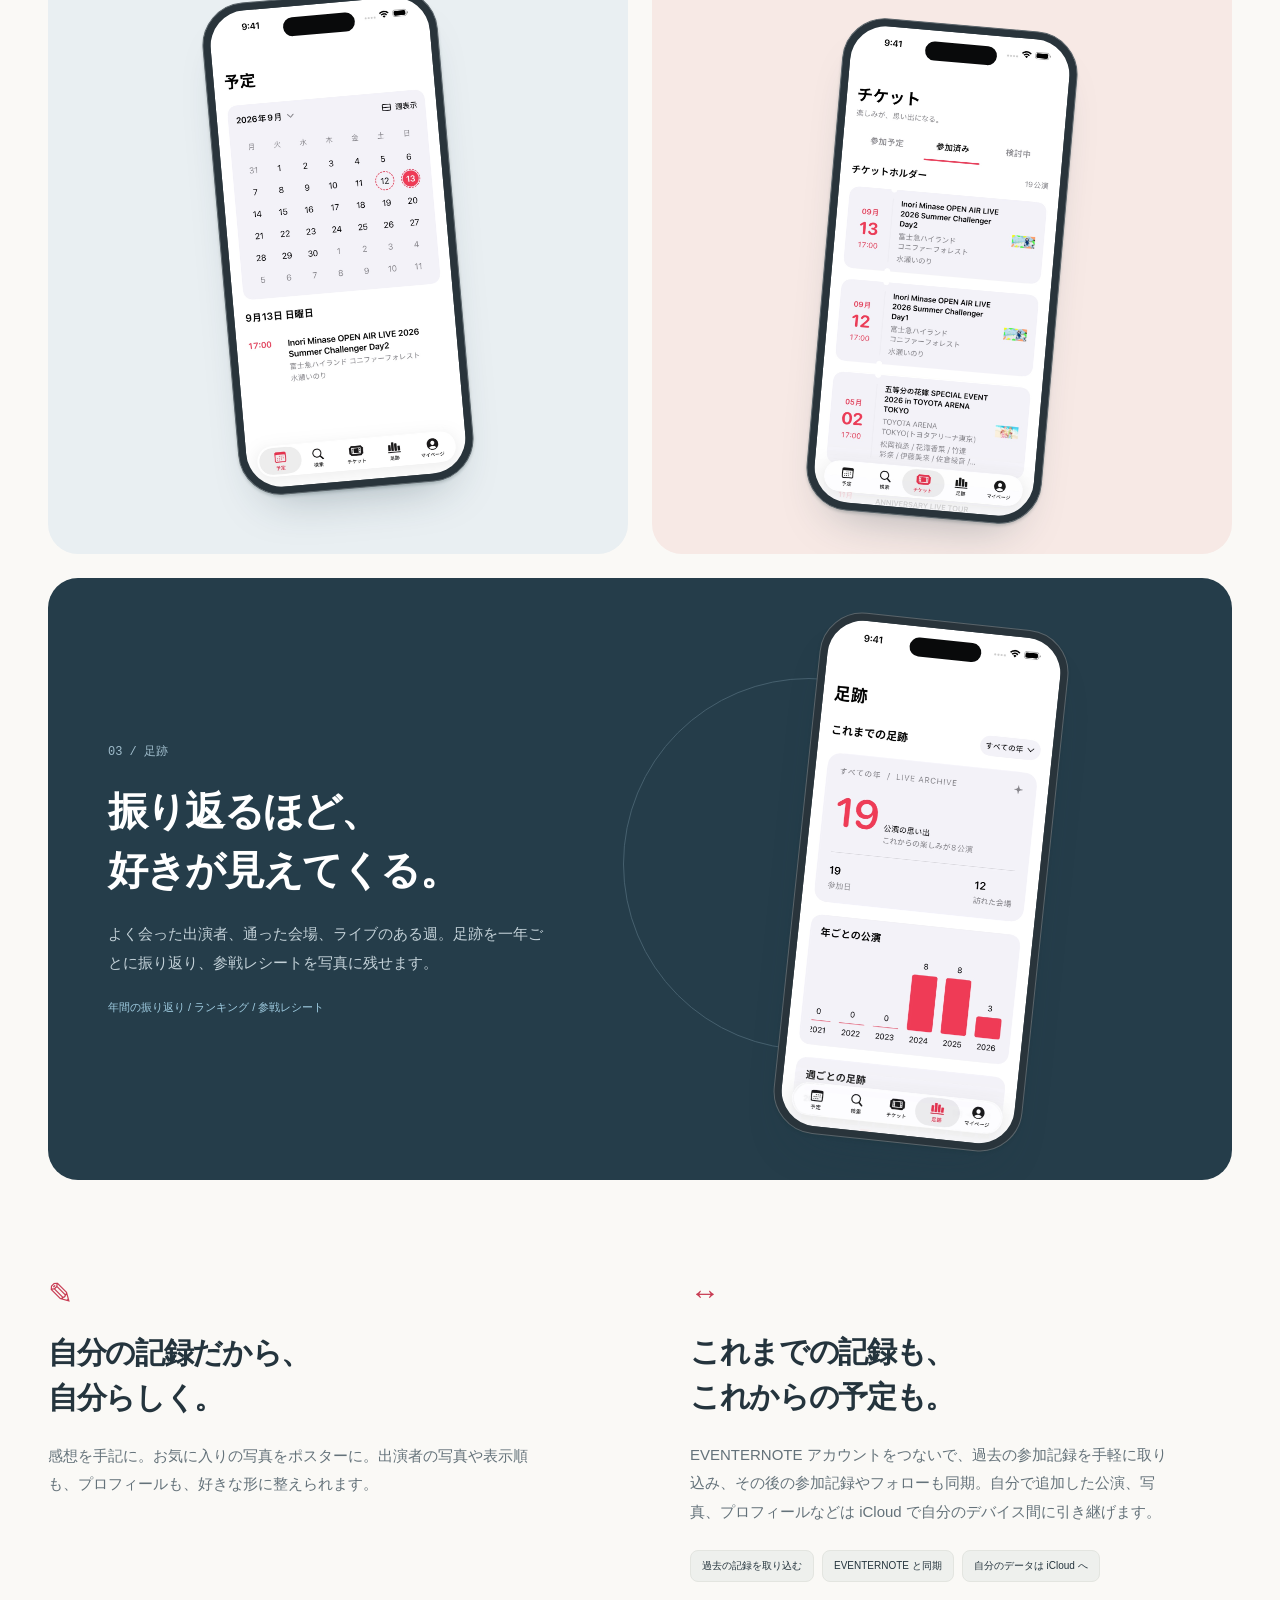
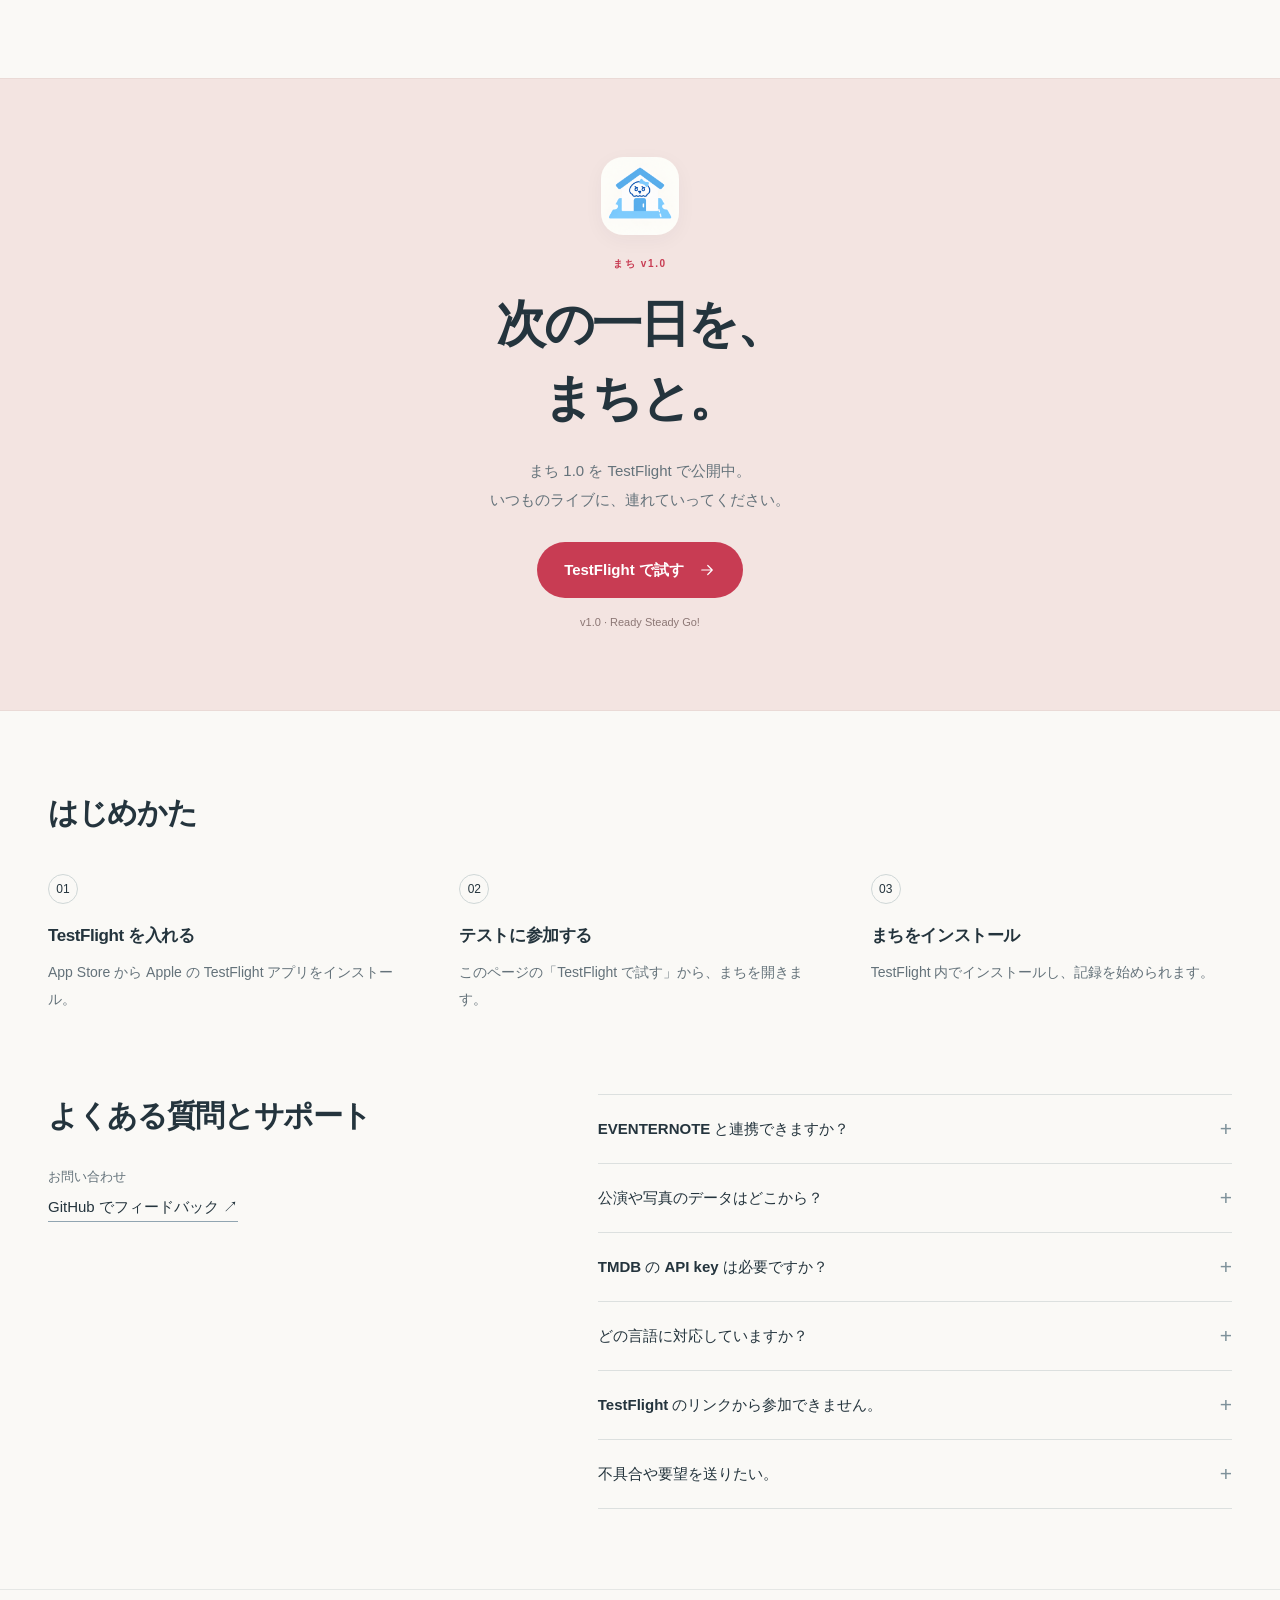
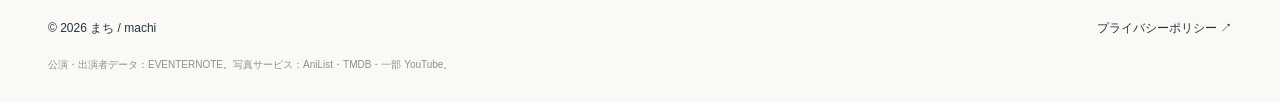
<file: ja/index.html>
<!doctype html><html lang="ja"><head><meta charset="utf-8"><meta name="viewport" content="width=device-width,initial-scale=1"><meta name="theme-color" content="#faf9f6"><title>まち — ライブの予定と、思い出を。</title><meta name="description" content="ライブの予定、チケット、あの日の記録。まちは、好きな公演との時間をまとめる iPhone・iPad アプリです。"><link rel="icon" href="../assets/icon.png"><link rel="apple-touch-icon" href="../assets/icon.png"><link rel="canonical" href="https://akisui.github.io/machi-web/ja/"><link rel="alternate" hreflang="ja" href="https://akisui.github.io/machi-web/ja/"><link rel="alternate" hreflang="zh-Hans" href="https://akisui.github.io/machi-web/zh-Hans/"><link rel="alternate" hreflang="zh-Hant-TW" href="https://akisui.github.io/machi-web/zh-Hant-TW/"><link rel="alternate" hreflang="zh-Hant-HK" href="https://akisui.github.io/machi-web/zh-Hant-HK/"><link rel="alternate" hreflang="en" href="https://akisui.github.io/machi-web/en/"><link rel="alternate" hreflang="x-default" href="https://akisui.github.io/machi-web/"><meta property="og:type" content="website"><meta property="og:title" content="まち — ライブの予定と、思い出を。"><meta property="og:description" content="ライブの予定、チケット、あの日の記録。まちは、好きな公演との時間をまとめる iPhone・iPad アプリです。"><meta property="og:url" content="https://akisui.github.io/machi-web/ja/"><meta property="og:image" content="https://akisui.github.io/machi-web/assets/social-card.png"><meta property="og:image:width" content="1200"><meta property="og:image:height" content="630"><meta name="twitter:card" content="summary_large_image"><link rel="stylesheet" href="../assets/style.css"><script defer src="../assets/site.js"></script><script type="application/ld+json">{"@context": "https://schema.org", "@type": "SoftwareApplication", "name": "まち", "alternateName": "machi", "operatingSystem": "iOS 17.0 or later", "applicationCategory": "LifestyleApplication", "description": "ライブの予定、チケット、あの日の記録。まちは、好きな公演との時間をまとめる iPhone・iPad アプリです。", "url": "https://akisui.github.io/machi-web/ja/", "downloadUrl": "https://testflight.apple.com/join/vRaaadNM", "softwareVersion": "1.0"}</script></head>
<body data-language="ja" data-assets="../assets/"><a class="skip" href="#main">本文へ</a>
<header class="site-header"><div class="wrap nav"><a class="brand" href="#main" aria-label="まち / machi"><img src="../assets/icon.png" width="44" height="44" alt=""><b>まち<span>machi</span></b></a><nav class="nav-right" aria-label="Navigation"><a class="nav-link" href="#features">できること</a><a class="nav-link" href="#support">使い方・サポート</a><label class="lang-wrap"><select id="language" aria-label="言語"><option value="ja" selected>日本語</option><option value="zh-Hans" >简体中文</option><option value="zh-Hant-TW" >正體中文（台灣）</option><option value="zh-Hant-HK" >繁體中文（香港）</option><option value="en" >English</option></select></label><a class="nav-cta" href="https://testflight.apple.com/join/vRaaadNM">TestFlight ↗</a></nav></div></header>
<main id="main"><section class="wrap hero"><div class="hero-copy"><div class="eyebrow">ライブのある日々に。</div><h1><span>会いに行く日も、</span><span>思い出す日も。</span></h1><p class="hero-description">次の公演を楽しみにする気持ちも、帰り道に残った余韻も。まちは、ライブの予定と記録をひとつにまとめるアプリです。</p><div class="actions"><a class="button" href="https://testflight.apple.com/join/vRaaadNM">TestFlight で試す <svg viewBox="0 0 24 24" fill="none" aria-hidden="true"><path d="M5 12h14M13 6l6 6-6 6" stroke="currentColor" stroke-width="1.6" stroke-linecap="round" stroke-linejoin="round"/></svg></a><a class="text-link" href="#features">まちを見てみる <span aria-hidden="true">↓</span></a></div><p class="compat">完全無料 · アプリ内課金なし / iPhone・iPad / iOS 17 以降</p></div>
<div class="hero-stage"><div class="stage-arch" aria-hidden="true"></div><div class="stage-orbit" aria-hidden="true"></div><div class="ticket-stamp" aria-hidden="true"><div class="number">まち</div><div class="stub">LIVE EVENT JOURNAL<br>NO. 001 — KEEP THIS</div></div><div class="stage-label" aria-hidden="true"><span>まち v1.0</span>Ready Steady Go!</div><div class="phone" role="tabpanel" id="screen-view" aria-labelledby="screen-tab-0"><img id="hero-screen" src="../assets/screens/ja-01-calendar.jpg" width="1320" height="2868" alt="まちのアプリ画面 — 予定" fetchpriority="high"></div><div class="screen-tabs" role="tablist" aria-label="できること"><button type="button" role="tab" id="screen-tab-0" aria-selected="true" aria-controls="screen-view" tabindex="0" data-screen="01-calendar">予定</button><button type="button" role="tab" id="screen-tab-1" aria-selected="false" aria-controls="screen-view" tabindex="-1" data-screen="02-wallet">チケット</button><button type="button" role="tab" id="screen-tab-2" aria-selected="false" aria-controls="screen-view" tabindex="-1" data-screen="03-archive">足跡</button><button type="button" role="tab" id="screen-tab-3" aria-selected="false" aria-controls="screen-view" tabindex="-1" data-screen="04-search">検索</button></div><p class="screen-caption" id="screen-caption" aria-live="polite">楽しみな日が、ひと目で。</p><p class="demo-note">アプリの実画面です。参加状況はデモ用の記録です。</p></div></section>
<div class="ribbon"><div class="wrap ribbon-inner"><span>LIVE EVENT JOURNAL</span><span class="dot"></span><span>まち — machi</span><span class="dot extra"></span><span class="extra">PLANS / TICKETS / MEMORIES</span><span class="dot"></span><span>v1.0 · Ready Steady Go!</span></div></div>
<section class="wrap" id="features"><div class="section-head reveal"><div class="eyebrow">A PLACE FOR EVERY LIVE</div><h2>予定から、<br>大切な記録へ。</h2></div><div class="feature-grid"><article class="feature feature-calendar reveal"><span class="index">01 / 予定</span><h2>カレンダーに、<br>楽しみが増えていく。</h2><p>月表示と週表示を切り替えて、公演のある日をひと目で確認。日付を選ぶと、その日の公演がすぐ下に。</p><div class="feature-foot">月・週カレンダー / 日ごとの公演</div><div class="phone "><img src="../assets/screens/ja-01-calendar.jpg" width="1320" height="2868" alt="まちのアプリ画面 — 予定" loading="lazy" decoding="async"></div></article><article class="feature feature-wallet reveal"><span class="index">02 / チケット</span><h2>まだ先の一日も、<br>忘れられない一夜も。</h2><p>参加予定、参加した公演、気になる公演。それぞれの気持ちを分けて残せるチケット。自分で公演や出演者を追加することもできます。</p><div class="feature-foot">参加予定 / 過去の公演 / 検討中</div><div class="phone "><img src="../assets/screens/ja-02-wallet.jpg" width="1320" height="2868" alt="まちのアプリ画面 — チケット" loading="lazy" decoding="async"></div></article></div><article class="feature feature-archive reveal"><div><span class="index">03 / 足跡</span><h2>振り返るほど、<br>好きが見えてくる。</h2><p>よく会った出演者、通った会場、ライブのある週。足跡を一年ごとに振り返り、参戦レシートを写真に残せます。</p><div class="feature-foot">年間の振り返り / ランキング / 参戦レシート</div></div><div class="archive-stage"><div class="phone "><img src="../assets/screens/ja-03-archive.jpg" width="1320" height="2868" alt="まちのアプリ画面 — 足跡" loading="lazy" decoding="async"></div></div></article><div class="two-notes"><article class="reveal"><div class="note-symbol" aria-hidden="true">✎</div><h2>自分の記録だから、<br>自分らしく。</h2><p>感想を手記に。お気に入りの写真をポスターに。出演者の写真や表示順も、プロフィールも、好きな形に整えられます。</p></article><article class="reveal"><div class="note-symbol" aria-hidden="true">↔</div><h2>これまでの記録も、<br>これからの予定も。</h2><p>EVENTERNOTE アカウントをつないで、過去の参加記録を手軽に取り込み、その後の参加記録やフォローも同期。自分で追加した公演、写真、プロフィールなどは iCloud で自分のデバイス間に引き継げます。</p><div class="sync-pills"><span>過去の記録を取り込む</span><span>EVENTERNOTE と同期</span><span>自分のデータは iCloud へ</span></div></article></div></section>
<section class="download-section" id="download"><div class="reveal"><img class="brand-large" src="../assets/icon.png" width="78" height="78" alt=""><div class="eyebrow">まち v1.0</div><h2>次の一日を、<br>まちと。</h2><p>まち 1.0 を TestFlight で公開中。
いつものライブに、連れていってください。</p><a class="button" href="https://testflight.apple.com/join/vRaaadNM">TestFlight で試す <svg viewBox="0 0 24 24" fill="none" aria-hidden="true"><path d="M5 12h14M13 6l6 6-6 6" stroke="currentColor" stroke-width="1.6" stroke-linecap="round" stroke-linejoin="round"/></svg></a><div class="version">v1.0 · Ready Steady Go!</div></div></section>
<section class="wrap support" id="support"><h2>はじめかた</h2><div class="steps"><div class="step"><span class="step-num">01</span><h3>TestFlight を入れる</h3><p>App Store から Apple の TestFlight アプリをインストール。</p></div><div class="step"><span class="step-num">02</span><h3>テストに参加する</h3><p>このページの「TestFlight で試す」から、まちを開きます。</p></div><div class="step"><span class="step-num">03</span><h3>まちをインストール</h3><p>TestFlight 内でインストールし、記録を始められます。</p></div></div><div class="support-grid"><div><h2>よくある質問とサポート</h2><div class="contact"><p>お問い合わせ</p><a href="https://github.com/Akisui/machi-web/issues">GitHub でフィードバック ↗</a></div></div><div class="faq"><details><summary>EVENTERNOTE と連携できますか？</summary><p>EVENTERNOTE アカウントを接続すると、過去の参加記録やフォローを取り込み、以後の変更も同期できます。「マイページ → データ同期」から設定してください。</p></details><details><summary>公演や写真のデータはどこから？</summary><p>公演の検索・閲覧には EVENTERNOTE の公演・出演者データを使用しています。公演と出演者は自分で追加することもできます。出演者の写真は AniList、設定済みの TMDB、一部出演者の YouTube を利用し、自分の写真にも変更できます。</p></details><details><summary>TMDB の API key は必要ですか？</summary><p>基本機能には不要です。TMDB の写真を利用する場合は、自分の API key を「マイページ → 設定 → 写真サービス」で追加してください。</p></details><details><summary>どの言語に対応していますか？</summary><p>日本語、簡体中文、繁體中文（台灣・香港）、English に対応。アプリ内の設定から選べます。</p></details><details><summary>TestFlight のリンクから参加できません。</summary><p>テストの募集状況や定員によって、新しい参加を受け付けない場合があります。TestFlight を更新して再度リンクを開くか、GitHub のサポート窓口をご利用ください。</p></details><details><summary>不具合や要望を送りたい。</summary><p>TestFlight のフィードバック、または GitHub のサポート窓口をご利用ください。端末名、iOS とまちのバージョン、再現手順があると助かります。</p></details></div></div></section></main><footer class="site-footer"><div class="wrap"><div class="footer-top"><span>© 2026 まち / machi</span><a href="https://akisui.github.io/machi-privacy/#ja">プライバシーポリシー ↗</a></div><p class="data-note">公演・出演者データ：EVENTERNOTE。写真サービス：AniList・TMDB・一部 YouTube。</p></div></footer><script type="application/json" id="screen-copy">{"captions": ["楽しみな日が、ひと目で。", "これからも、これまでの一枚も。", "好きが重なった、一年。", "次の出会いを探しに。"], "alt": "まちのアプリ画面", "tabs": ["予定", "チケット", "足跡", "検索"]}</script></body></html>
</file>
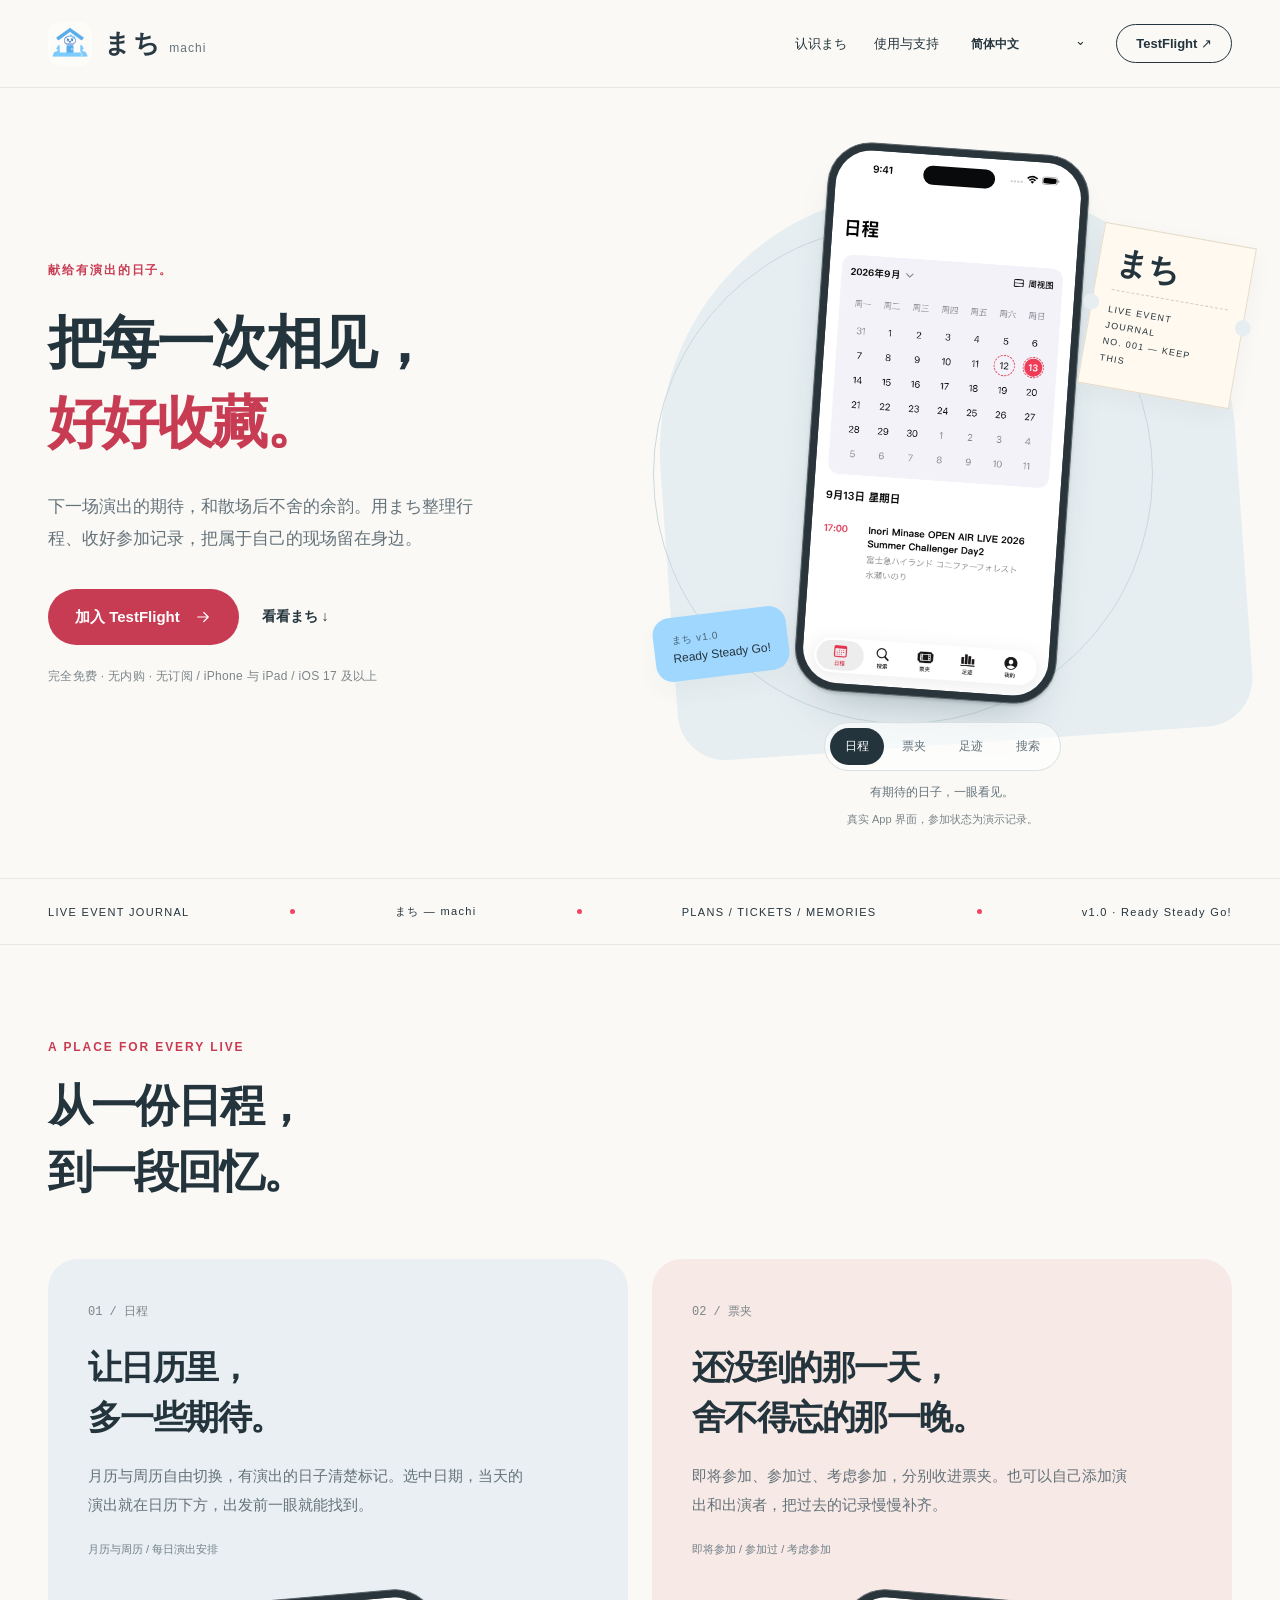
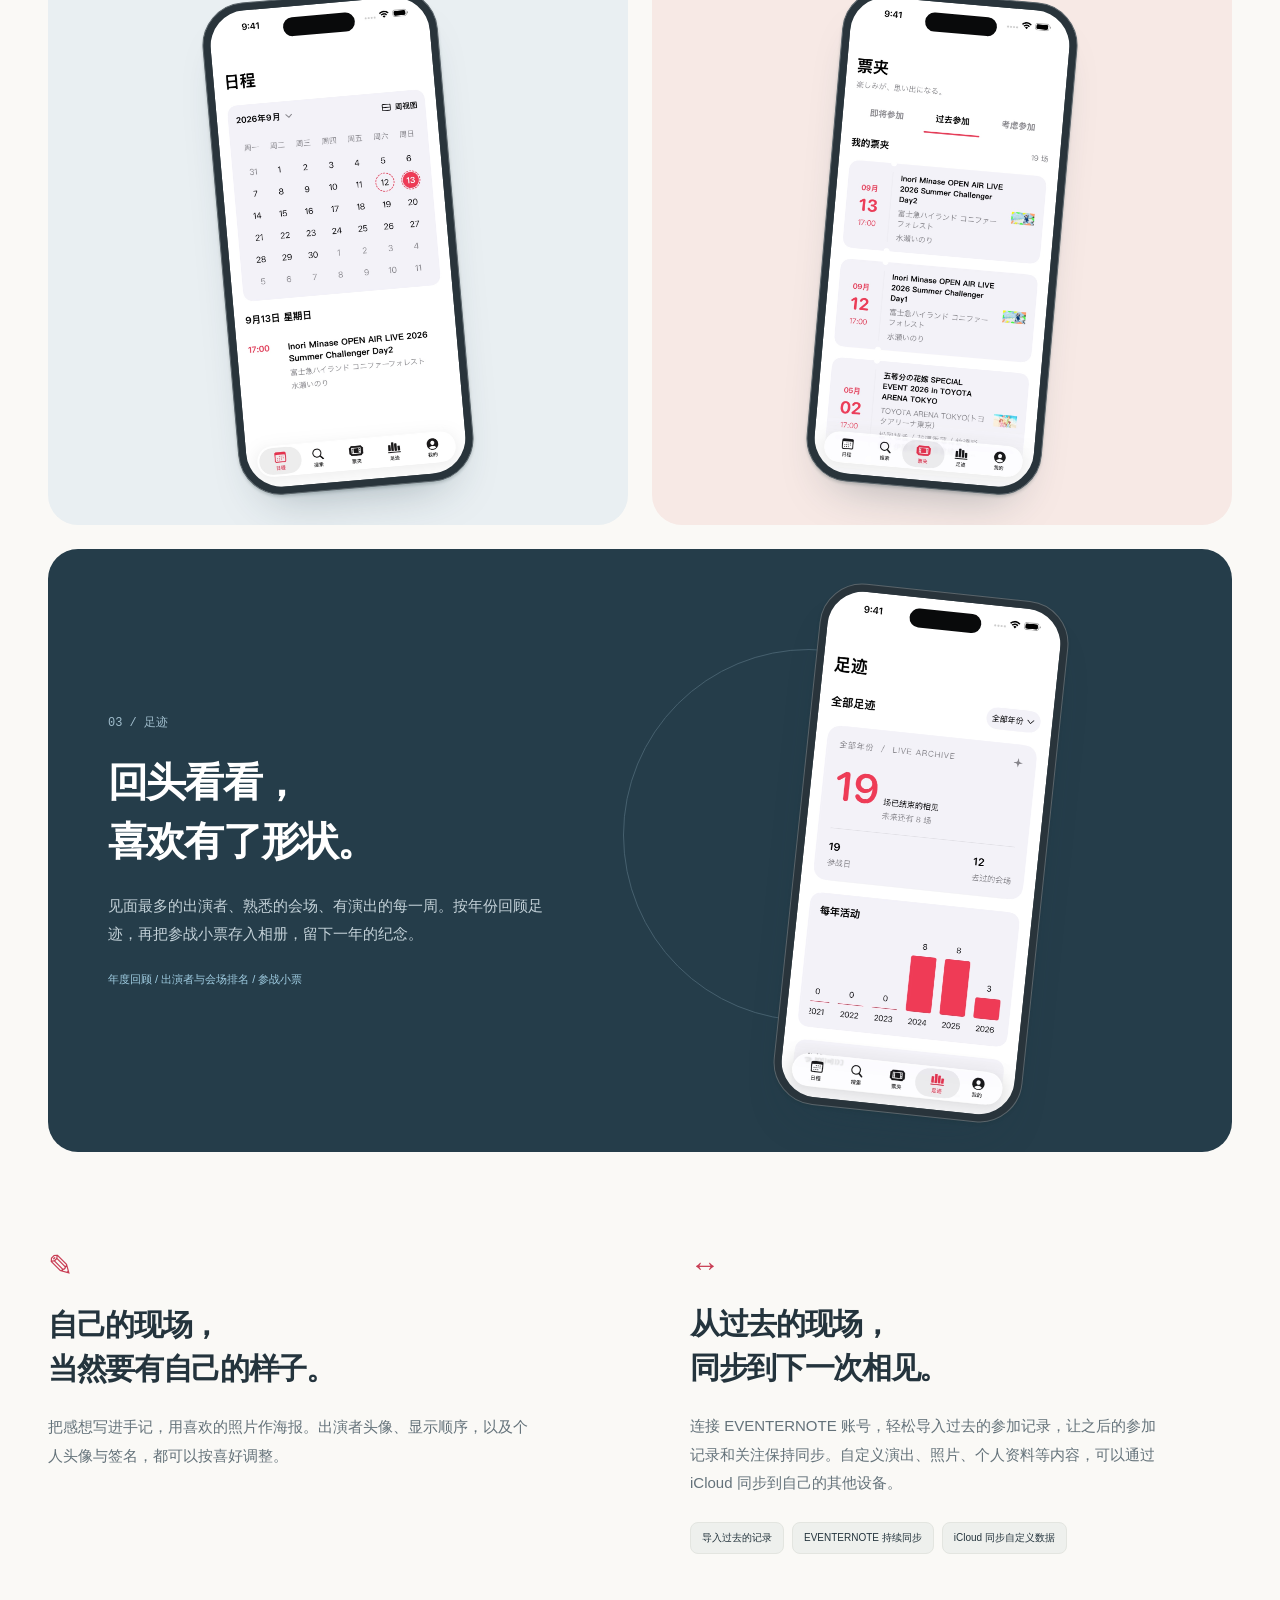
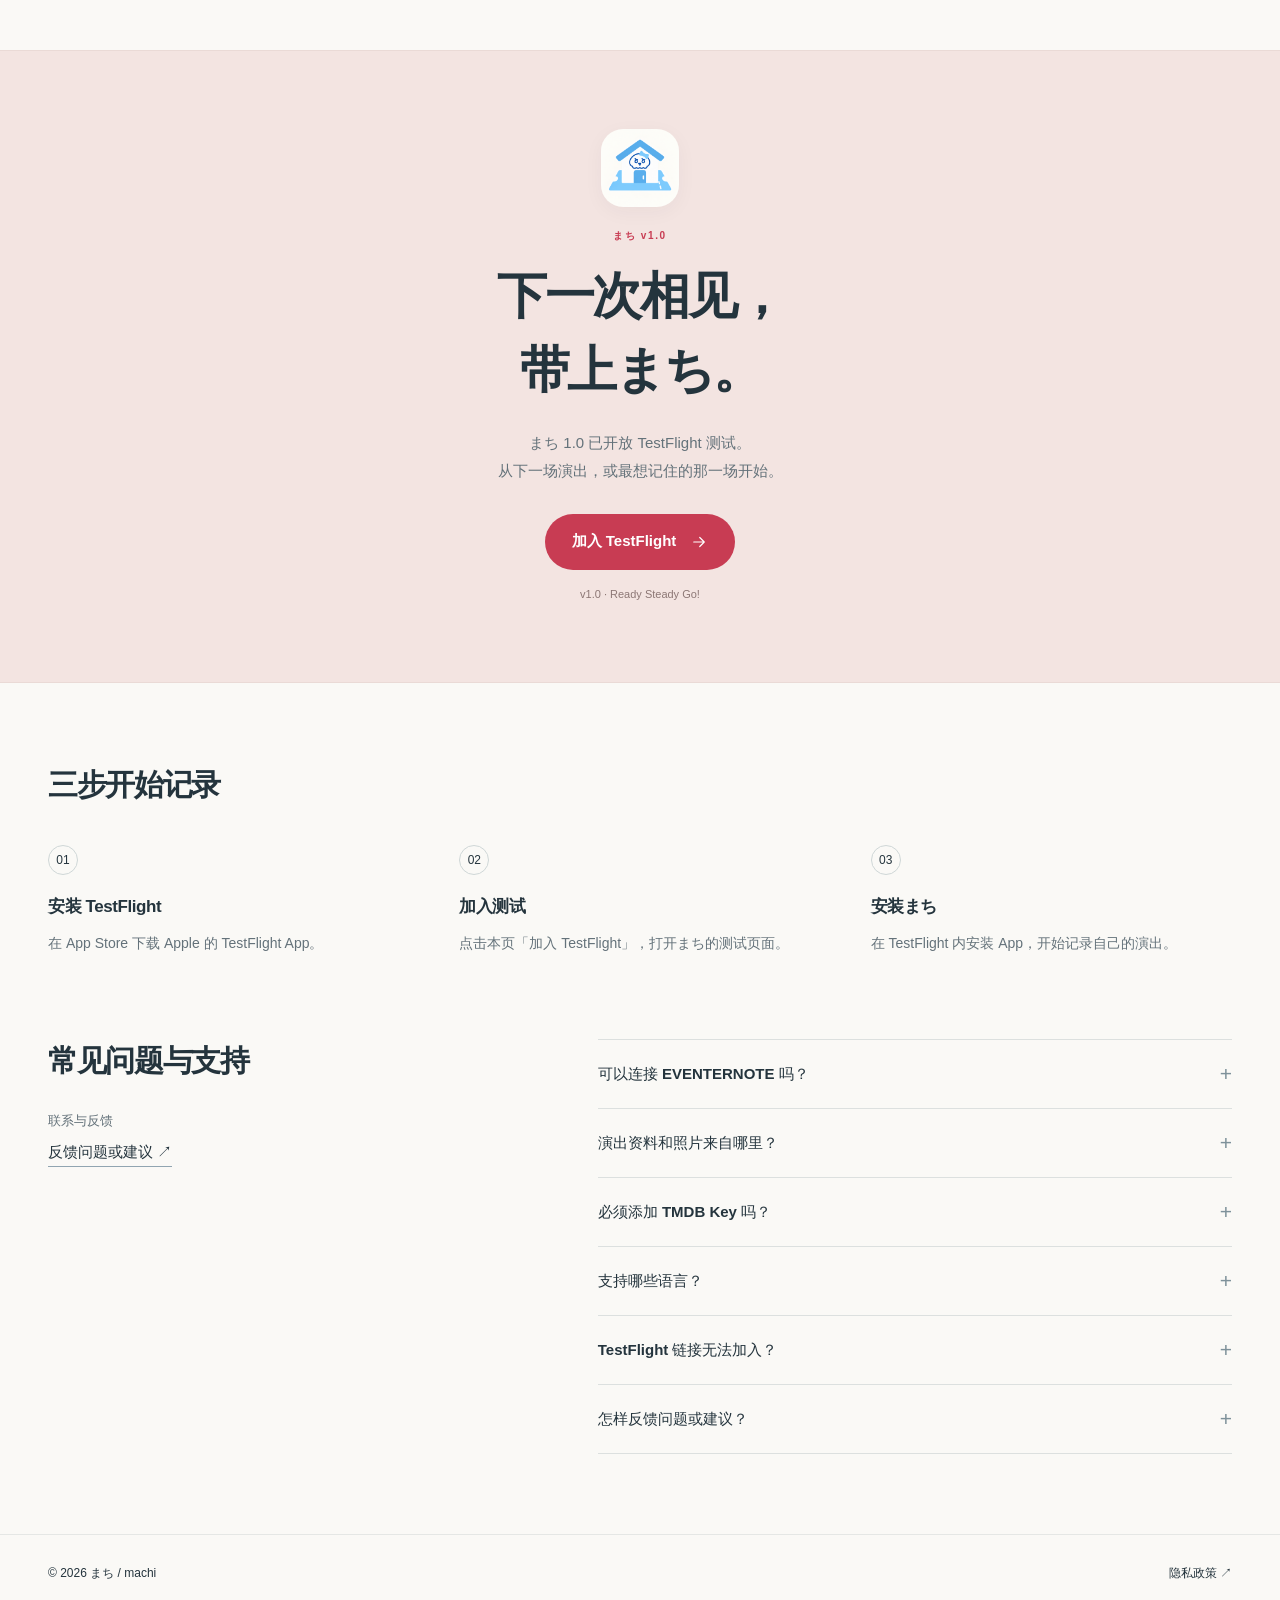
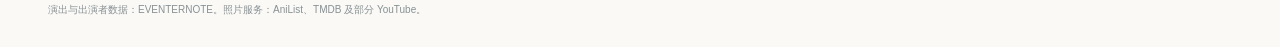
<file: zh-Hans/index.html>
<!doctype html><html lang="zh-Hans"><head><meta charset="utf-8"><meta name="viewport" content="width=device-width,initial-scale=1"><meta name="theme-color" content="#faf9f6"><title>まち — 收藏每一次相见</title><meta name="description" content="日程、票夹、手记与足迹。まち是一款记录演出与回忆的 iPhone、iPad App，支持 iCloud 与 EVENTERNOTE 同步。"><link rel="icon" href="../assets/icon.png"><link rel="apple-touch-icon" href="../assets/icon.png"><link rel="canonical" href="https://akisui.github.io/machi-web/zh-Hans/"><link rel="alternate" hreflang="ja" href="https://akisui.github.io/machi-web/ja/"><link rel="alternate" hreflang="zh-Hans" href="https://akisui.github.io/machi-web/zh-Hans/"><link rel="alternate" hreflang="zh-Hant-TW" href="https://akisui.github.io/machi-web/zh-Hant-TW/"><link rel="alternate" hreflang="zh-Hant-HK" href="https://akisui.github.io/machi-web/zh-Hant-HK/"><link rel="alternate" hreflang="en" href="https://akisui.github.io/machi-web/en/"><link rel="alternate" hreflang="x-default" href="https://akisui.github.io/machi-web/"><meta property="og:type" content="website"><meta property="og:title" content="まち — 收藏每一次相见"><meta property="og:description" content="日程、票夹、手记与足迹。まち是一款记录演出与回忆的 iPhone、iPad App，支持 iCloud 与 EVENTERNOTE 同步。"><meta property="og:url" content="https://akisui.github.io/machi-web/zh-Hans/"><meta property="og:image" content="https://akisui.github.io/machi-web/assets/social-card.png"><meta property="og:image:width" content="1200"><meta property="og:image:height" content="630"><meta name="twitter:card" content="summary_large_image"><link rel="stylesheet" href="../assets/style.css"><script defer src="../assets/site.js"></script><script type="application/ld+json">{"@context": "https://schema.org", "@type": "SoftwareApplication", "name": "まち", "alternateName": "machi", "operatingSystem": "iOS 17.0 or later", "applicationCategory": "LifestyleApplication", "description": "日程、票夹、手记与足迹。まち是一款记录演出与回忆的 iPhone、iPad App，支持 iCloud 与 EVENTERNOTE 同步。", "url": "https://akisui.github.io/machi-web/zh-Hans/", "downloadUrl": "https://testflight.apple.com/join/vRaaadNM", "softwareVersion": "1.0"}</script></head>
<body data-language="zh-Hans" data-assets="../assets/"><a class="skip" href="#main">跳至正文</a>
<header class="site-header"><div class="wrap nav"><a class="brand" href="#main" aria-label="まち / machi"><img src="../assets/icon.png" width="44" height="44" alt=""><b>まち<span>machi</span></b></a><nav class="nav-right" aria-label="Navigation"><a class="nav-link" href="#features">认识まち</a><a class="nav-link" href="#support">使用与支持</a><label class="lang-wrap"><select id="language" aria-label="语言"><option value="ja" >日本語</option><option value="zh-Hans" selected>简体中文</option><option value="zh-Hant-TW" >正體中文（台灣）</option><option value="zh-Hant-HK" >繁體中文（香港）</option><option value="en" >English</option></select></label><a class="nav-cta" href="https://testflight.apple.com/join/vRaaadNM">TestFlight ↗</a></nav></div></header>
<main id="main"><section class="wrap hero"><div class="hero-copy"><div class="eyebrow">献给有演出的日子。</div><h1><span>把每一次相见，</span><span>好好收藏。</span></h1><p class="hero-description">下一场演出的期待，和散场后不舍的余韵。用まち整理行程、收好参加记录，把属于自己的现场留在身边。</p><div class="actions"><a class="button" href="https://testflight.apple.com/join/vRaaadNM">加入 TestFlight <svg viewBox="0 0 24 24" fill="none" aria-hidden="true"><path d="M5 12h14M13 6l6 6-6 6" stroke="currentColor" stroke-width="1.6" stroke-linecap="round" stroke-linejoin="round"/></svg></a><a class="text-link" href="#features">看看まち <span aria-hidden="true">↓</span></a></div><p class="compat">完全免费 · 无内购 · 无订阅 / iPhone 与 iPad / iOS 17 及以上</p></div>
<div class="hero-stage"><div class="stage-arch" aria-hidden="true"></div><div class="stage-orbit" aria-hidden="true"></div><div class="ticket-stamp" aria-hidden="true"><div class="number">まち</div><div class="stub">LIVE EVENT JOURNAL<br>NO. 001 — KEEP THIS</div></div><div class="stage-label" aria-hidden="true"><span>まち v1.0</span>Ready Steady Go!</div><div class="phone" role="tabpanel" id="screen-view" aria-labelledby="screen-tab-0"><img id="hero-screen" src="../assets/screens/zh-Hans-01-calendar.jpg" width="1320" height="2868" alt="まち App 界面 — 日程" fetchpriority="high"></div><div class="screen-tabs" role="tablist" aria-label="认识まち"><button type="button" role="tab" id="screen-tab-0" aria-selected="true" aria-controls="screen-view" tabindex="0" data-screen="01-calendar">日程</button><button type="button" role="tab" id="screen-tab-1" aria-selected="false" aria-controls="screen-view" tabindex="-1" data-screen="02-wallet">票夹</button><button type="button" role="tab" id="screen-tab-2" aria-selected="false" aria-controls="screen-view" tabindex="-1" data-screen="03-archive">足迹</button><button type="button" role="tab" id="screen-tab-3" aria-selected="false" aria-controls="screen-view" tabindex="-1" data-screen="04-search">搜索</button></div><p class="screen-caption" id="screen-caption" aria-live="polite">有期待的日子，一眼看见。</p><p class="demo-note">真实 App 界面，参加状态为演示记录。</p></div></section>
<div class="ribbon"><div class="wrap ribbon-inner"><span>LIVE EVENT JOURNAL</span><span class="dot"></span><span>まち — machi</span><span class="dot extra"></span><span class="extra">PLANS / TICKETS / MEMORIES</span><span class="dot"></span><span>v1.0 · Ready Steady Go!</span></div></div>
<section class="wrap" id="features"><div class="section-head reveal"><div class="eyebrow">A PLACE FOR EVERY LIVE</div><h2>从一份日程，<br>到一段回忆。</h2></div><div class="feature-grid"><article class="feature feature-calendar reveal"><span class="index">01 / 日程</span><h2>让日历里，<br>多一些期待。</h2><p>月历与周历自由切换，有演出的日子清楚标记。选中日期，当天的演出就在日历下方，出发前一眼就能找到。</p><div class="feature-foot">月历与周历 / 每日演出安排</div><div class="phone "><img src="../assets/screens/zh-Hans-01-calendar.jpg" width="1320" height="2868" alt="まち App 界面 — 日程" loading="lazy" decoding="async"></div></article><article class="feature feature-wallet reveal"><span class="index">02 / 票夹</span><h2>还没到的那一天，<br>舍不得忘的那一晚。</h2><p>即将参加、参加过、考虑参加，分别收进票夹。也可以自己添加演出和出演者，把过去的记录慢慢补齐。</p><div class="feature-foot">即将参加 / 参加过 / 考虑参加</div><div class="phone "><img src="../assets/screens/zh-Hans-02-wallet.jpg" width="1320" height="2868" alt="まち App 界面 — 票夹" loading="lazy" decoding="async"></div></article></div><article class="feature feature-archive reveal"><div><span class="index">03 / 足迹</span><h2>回头看看，<br>喜欢有了形状。</h2><p>见面最多的出演者、熟悉的会场、有演出的每一周。按年份回顾足迹，再把参战小票存入相册，留下一年的纪念。</p><div class="feature-foot">年度回顾 / 出演者与会场排名 / 参战小票</div></div><div class="archive-stage"><div class="phone "><img src="../assets/screens/zh-Hans-03-archive.jpg" width="1320" height="2868" alt="まち App 界面 — 足迹" loading="lazy" decoding="async"></div></div></article><div class="two-notes"><article class="reveal"><div class="note-symbol" aria-hidden="true">✎</div><h2>自己的现场，<br>当然要有自己的样子。</h2><p>把感想写进手记，用喜欢的照片作海报。出演者头像、显示顺序，以及个人头像与签名，都可以按喜好调整。</p></article><article class="reveal"><div class="note-symbol" aria-hidden="true">↔</div><h2>从过去的现场，<br>同步到下一次相见。</h2><p>连接 EVENTERNOTE 账号，轻松导入过去的参加记录，让之后的参加记录和关注保持同步。自定义演出、照片、个人资料等内容，可以通过 iCloud 同步到自己的其他设备。</p><div class="sync-pills"><span>导入过去的记录</span><span>EVENTERNOTE 持续同步</span><span>iCloud 同步自定义数据</span></div></article></div></section>
<section class="download-section" id="download"><div class="reveal"><img class="brand-large" src="../assets/icon.png" width="78" height="78" alt=""><div class="eyebrow">まち v1.0</div><h2>下一次相见，<br>带上まち。</h2><p>まち 1.0 已开放 TestFlight 测试。
从下一场演出，或最想记住的那一场开始。</p><a class="button" href="https://testflight.apple.com/join/vRaaadNM">加入 TestFlight <svg viewBox="0 0 24 24" fill="none" aria-hidden="true"><path d="M5 12h14M13 6l6 6-6 6" stroke="currentColor" stroke-width="1.6" stroke-linecap="round" stroke-linejoin="round"/></svg></a><div class="version">v1.0 · Ready Steady Go!</div></div></section>
<section class="wrap support" id="support"><h2>三步开始记录</h2><div class="steps"><div class="step"><span class="step-num">01</span><h3>安装 TestFlight</h3><p>在 App Store 下载 Apple 的 TestFlight App。</p></div><div class="step"><span class="step-num">02</span><h3>加入测试</h3><p>点击本页「加入 TestFlight」，打开まち的测试页面。</p></div><div class="step"><span class="step-num">03</span><h3>安装まち</h3><p>在 TestFlight 内安装 App，开始记录自己的演出。</p></div></div><div class="support-grid"><div><h2>常见问题与支持</h2><div class="contact"><p>联系与反馈</p><a href="https://github.com/Akisui/machi-web/issues">反馈问题或建议 ↗</a></div></div><div class="faq"><details><summary>可以连接 EVENTERNOTE 吗？</summary><p>可以。在「我的 → 数据同步」连接 EVENTERNOTE 账号，即可导入过去的参加记录和关注，并同步之后的变更。iCloud 同步可在同一页面分别设置。</p></details><details><summary>演出资料和照片来自哪里？</summary><p>演出搜索与浏览使用 EVENTERNOTE 的演出和出演者数据，也支持自行添加演出与出演者。出演者照片使用 AniList、已配置的 TMDB，以及部分出演者的 YouTube，也可以换成自己上传的照片。</p></details><details><summary>必须添加 TMDB Key 吗？</summary><p>使用基本功能无需添加。若需要 TMDB 的出演者照片，可在「我的 → 设置 → 照片服务」填写自己的 API key。</p></details><details><summary>支持哪些语言？</summary><p>支持日文、简体中文、台湾正体中文、香港繁体中文和英文，可在 App 设置中切换。</p></details><details><summary>TestFlight 链接无法加入？</summary><p>测试名额或招募状态可能影响加入。请更新 TestFlight 后重试，也可以通过 GitHub 支持入口反馈。</p></details><details><summary>怎样反馈问题或建议？</summary><p>可以通过 TestFlight 提交反馈，或在 GitHub 支持入口记录问题与建议。提供设备型号、iOS 与 App 版本、复现步骤，会更便于排查。</p></details></div></div></section></main><footer class="site-footer"><div class="wrap"><div class="footer-top"><span>© 2026 まち / machi</span><a href="https://akisui.github.io/machi-privacy/#zh-Hans">隐私政策 ↗</a></div><p class="data-note">演出与出演者数据：EVENTERNOTE。照片服务：AniList、TMDB 及部分 YouTube。</p></div></footer><script type="application/json" id="screen-copy">{"captions": ["有期待的日子，一眼看见。", "从未来的期待，到过去的回忆。", "每一次相见，都留下足迹。", "从喜欢的人，找到下一场演出。"], "alt": "まち App 界面", "tabs": ["日程", "票夹", "足迹", "搜索"]}</script></body></html>
</file>
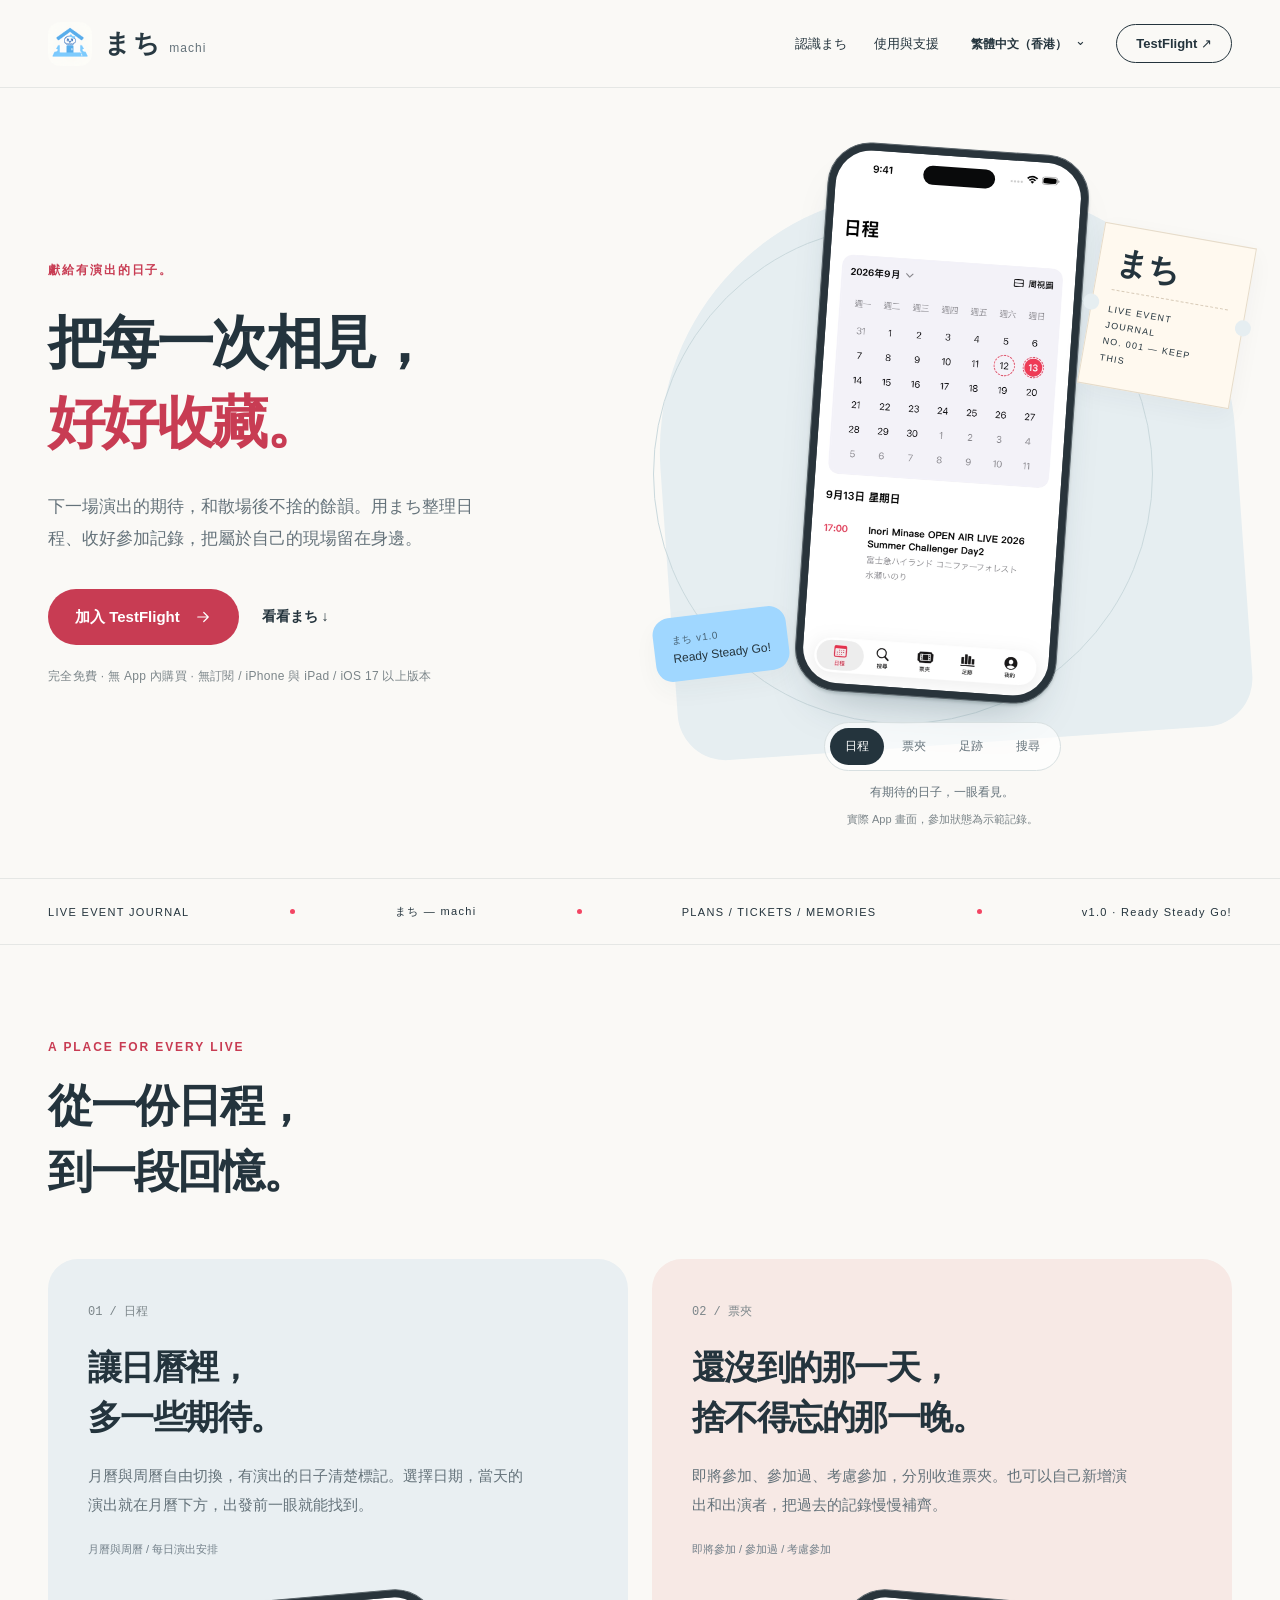
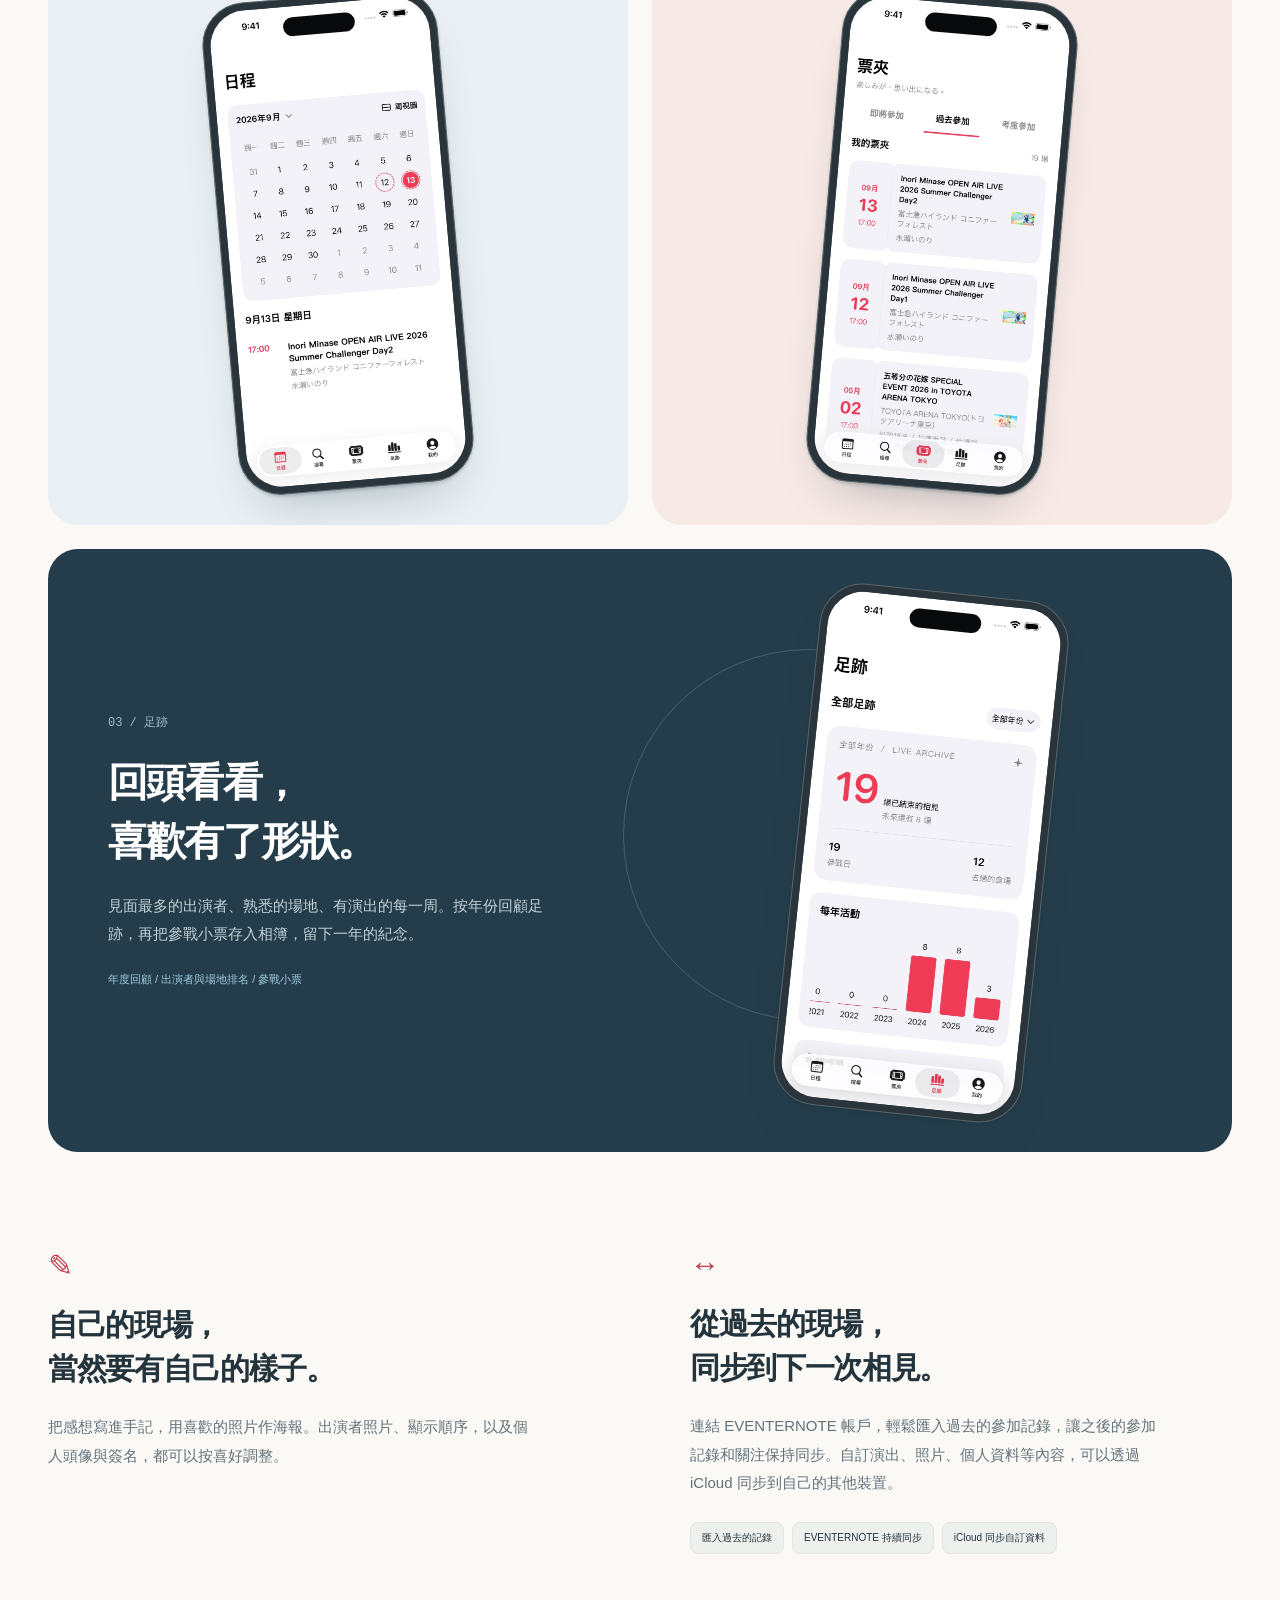
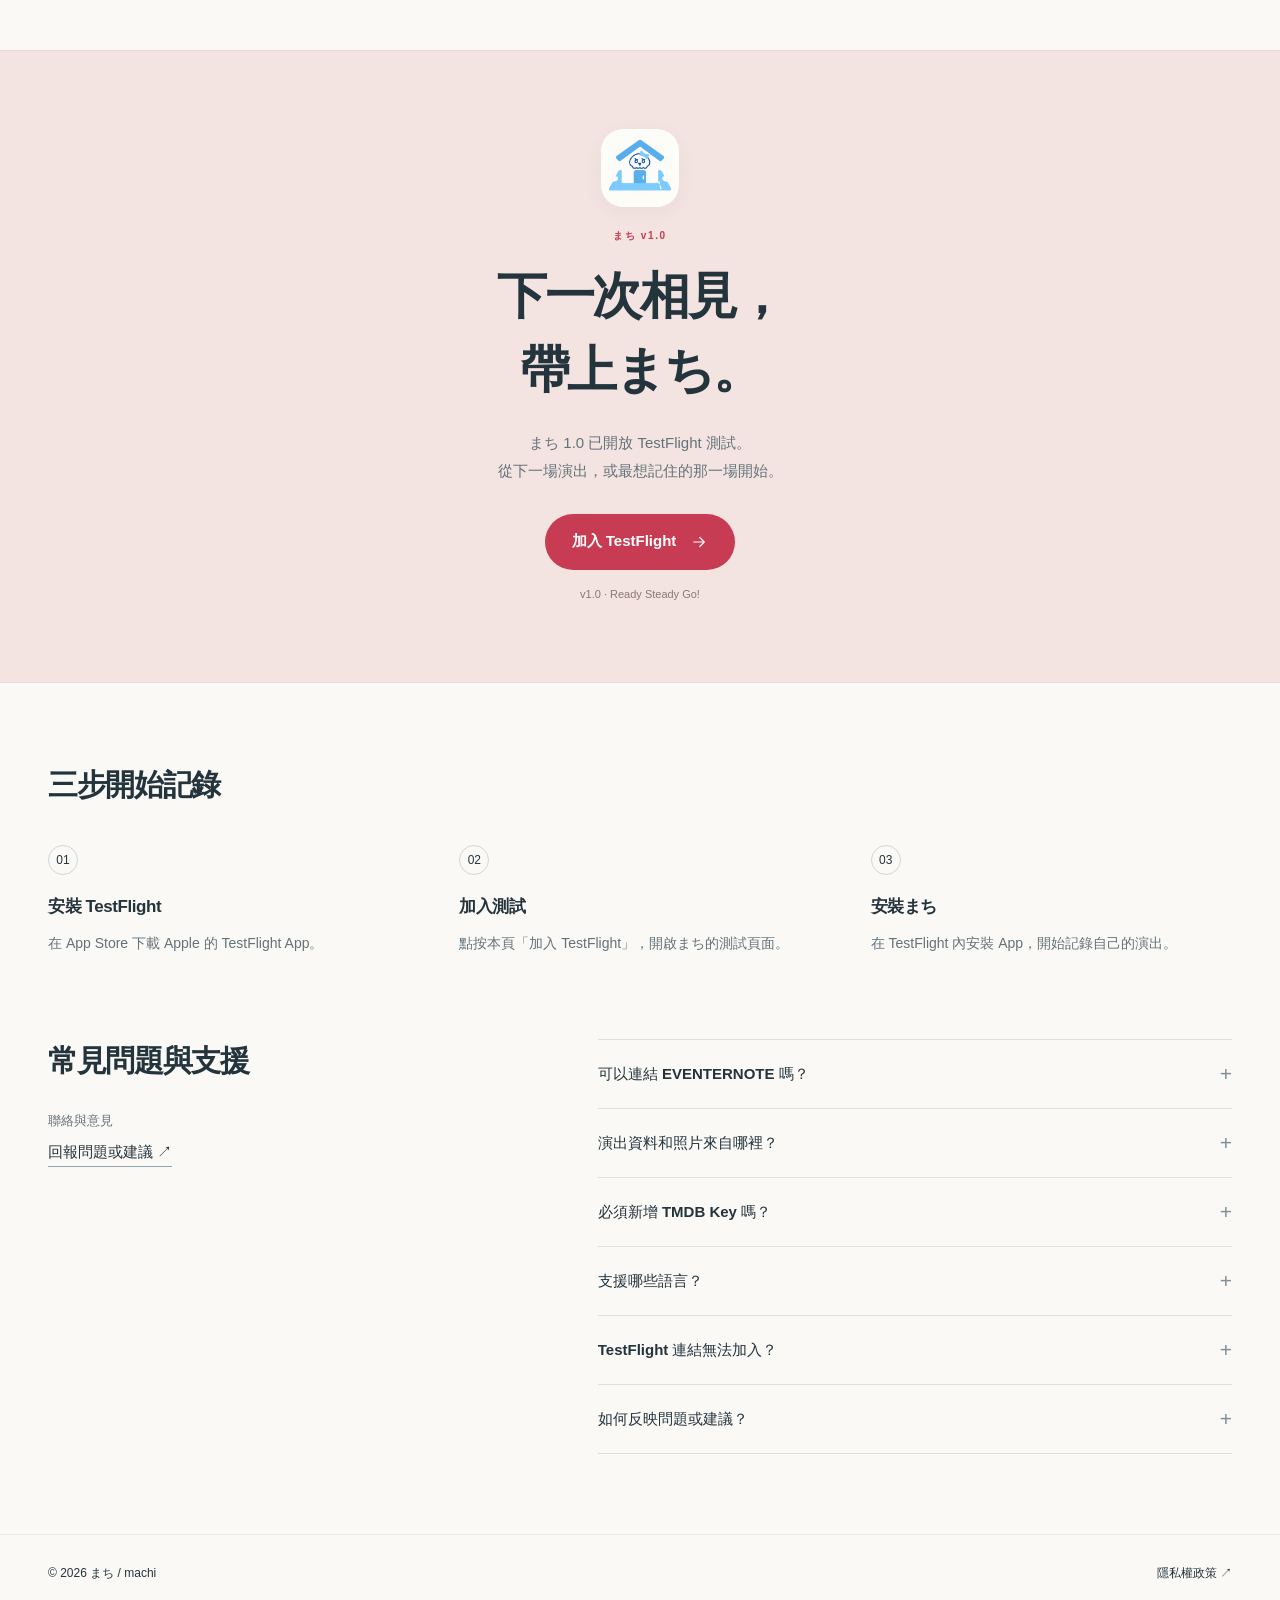
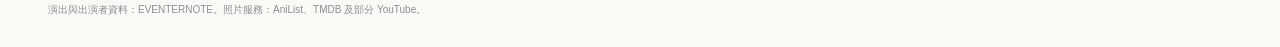
<file: zh-Hant-HK/index.html>
<!doctype html><html lang="zh-Hant-HK"><head><meta charset="utf-8"><meta name="viewport" content="width=device-width,initial-scale=1"><meta name="theme-color" content="#faf9f6"><title>まち — 收藏每一次相見</title><meta name="description" content="日程、票夾、手記與足跡。まち是一款記錄演出與回憶的 iPhone、iPad App，支援 iCloud 與 EVENTERNOTE 同步。"><link rel="icon" href="../assets/icon.png"><link rel="apple-touch-icon" href="../assets/icon.png"><link rel="canonical" href="https://akisui.github.io/machi-web/zh-Hant-HK/"><link rel="alternate" hreflang="ja" href="https://akisui.github.io/machi-web/ja/"><link rel="alternate" hreflang="zh-Hans" href="https://akisui.github.io/machi-web/zh-Hans/"><link rel="alternate" hreflang="zh-Hant-TW" href="https://akisui.github.io/machi-web/zh-Hant-TW/"><link rel="alternate" hreflang="zh-Hant-HK" href="https://akisui.github.io/machi-web/zh-Hant-HK/"><link rel="alternate" hreflang="en" href="https://akisui.github.io/machi-web/en/"><link rel="alternate" hreflang="x-default" href="https://akisui.github.io/machi-web/"><meta property="og:type" content="website"><meta property="og:title" content="まち — 收藏每一次相見"><meta property="og:description" content="日程、票夾、手記與足跡。まち是一款記錄演出與回憶的 iPhone、iPad App，支援 iCloud 與 EVENTERNOTE 同步。"><meta property="og:url" content="https://akisui.github.io/machi-web/zh-Hant-HK/"><meta property="og:image" content="https://akisui.github.io/machi-web/assets/social-card.png"><meta property="og:image:width" content="1200"><meta property="og:image:height" content="630"><meta name="twitter:card" content="summary_large_image"><link rel="stylesheet" href="../assets/style.css"><script defer src="../assets/site.js"></script><script type="application/ld+json">{"@context": "https://schema.org", "@type": "SoftwareApplication", "name": "まち", "alternateName": "machi", "operatingSystem": "iOS 17.0 or later", "applicationCategory": "LifestyleApplication", "description": "日程、票夾、手記與足跡。まち是一款記錄演出與回憶的 iPhone、iPad App，支援 iCloud 與 EVENTERNOTE 同步。", "url": "https://akisui.github.io/machi-web/zh-Hant-HK/", "downloadUrl": "https://testflight.apple.com/join/vRaaadNM", "softwareVersion": "1.0"}</script></head>
<body data-language="zh-Hant-HK" data-assets="../assets/"><a class="skip" href="#main">跳至主要內容</a>
<header class="site-header"><div class="wrap nav"><a class="brand" href="#main" aria-label="まち / machi"><img src="../assets/icon.png" width="44" height="44" alt=""><b>まち<span>machi</span></b></a><nav class="nav-right" aria-label="Navigation"><a class="nav-link" href="#features">認識まち</a><a class="nav-link" href="#support">使用與支援</a><label class="lang-wrap"><select id="language" aria-label="語言"><option value="ja" >日本語</option><option value="zh-Hans" >简体中文</option><option value="zh-Hant-TW" >正體中文（台灣）</option><option value="zh-Hant-HK" selected>繁體中文（香港）</option><option value="en" >English</option></select></label><a class="nav-cta" href="https://testflight.apple.com/join/vRaaadNM">TestFlight ↗</a></nav></div></header>
<main id="main"><section class="wrap hero"><div class="hero-copy"><div class="eyebrow">獻給有演出的日子。</div><h1><span>把每一次相見，</span><span>好好收藏。</span></h1><p class="hero-description">下一場演出的期待，和散場後不捨的餘韻。用まち整理日程、收好參加記錄，把屬於自己的現場留在身邊。</p><div class="actions"><a class="button" href="https://testflight.apple.com/join/vRaaadNM">加入 TestFlight <svg viewBox="0 0 24 24" fill="none" aria-hidden="true"><path d="M5 12h14M13 6l6 6-6 6" stroke="currentColor" stroke-width="1.6" stroke-linecap="round" stroke-linejoin="round"/></svg></a><a class="text-link" href="#features">看看まち <span aria-hidden="true">↓</span></a></div><p class="compat">完全免費 · 無 App 內購買 · 無訂閱 / iPhone 與 iPad / iOS 17 以上版本</p></div>
<div class="hero-stage"><div class="stage-arch" aria-hidden="true"></div><div class="stage-orbit" aria-hidden="true"></div><div class="ticket-stamp" aria-hidden="true"><div class="number">まち</div><div class="stub">LIVE EVENT JOURNAL<br>NO. 001 — KEEP THIS</div></div><div class="stage-label" aria-hidden="true"><span>まち v1.0</span>Ready Steady Go!</div><div class="phone" role="tabpanel" id="screen-view" aria-labelledby="screen-tab-0"><img id="hero-screen" src="../assets/screens/zh-Hant-HK-01-calendar.jpg" width="1320" height="2868" alt="まち App 畫面 — 日程" fetchpriority="high"></div><div class="screen-tabs" role="tablist" aria-label="認識まち"><button type="button" role="tab" id="screen-tab-0" aria-selected="true" aria-controls="screen-view" tabindex="0" data-screen="01-calendar">日程</button><button type="button" role="tab" id="screen-tab-1" aria-selected="false" aria-controls="screen-view" tabindex="-1" data-screen="02-wallet">票夾</button><button type="button" role="tab" id="screen-tab-2" aria-selected="false" aria-controls="screen-view" tabindex="-1" data-screen="03-archive">足跡</button><button type="button" role="tab" id="screen-tab-3" aria-selected="false" aria-controls="screen-view" tabindex="-1" data-screen="04-search">搜尋</button></div><p class="screen-caption" id="screen-caption" aria-live="polite">有期待的日子，一眼看見。</p><p class="demo-note">實際 App 畫面，參加狀態為示範記錄。</p></div></section>
<div class="ribbon"><div class="wrap ribbon-inner"><span>LIVE EVENT JOURNAL</span><span class="dot"></span><span>まち — machi</span><span class="dot extra"></span><span class="extra">PLANS / TICKETS / MEMORIES</span><span class="dot"></span><span>v1.0 · Ready Steady Go!</span></div></div>
<section class="wrap" id="features"><div class="section-head reveal"><div class="eyebrow">A PLACE FOR EVERY LIVE</div><h2>從一份日程，<br>到一段回憶。</h2></div><div class="feature-grid"><article class="feature feature-calendar reveal"><span class="index">01 / 日程</span><h2>讓日曆裡，<br>多一些期待。</h2><p>月曆與周曆自由切換，有演出的日子清楚標記。選擇日期，當天的演出就在月曆下方，出發前一眼就能找到。</p><div class="feature-foot">月曆與周曆 / 每日演出安排</div><div class="phone "><img src="../assets/screens/zh-Hant-HK-01-calendar.jpg" width="1320" height="2868" alt="まち App 畫面 — 日程" loading="lazy" decoding="async"></div></article><article class="feature feature-wallet reveal"><span class="index">02 / 票夾</span><h2>還沒到的那一天，<br>捨不得忘的那一晚。</h2><p>即將參加、參加過、考慮參加，分別收進票夾。也可以自己新增演出和出演者，把過去的記錄慢慢補齊。</p><div class="feature-foot">即將參加 / 參加過 / 考慮參加</div><div class="phone "><img src="../assets/screens/zh-Hant-HK-02-wallet.jpg" width="1320" height="2868" alt="まち App 畫面 — 票夾" loading="lazy" decoding="async"></div></article></div><article class="feature feature-archive reveal"><div><span class="index">03 / 足跡</span><h2>回頭看看，<br>喜歡有了形狀。</h2><p>見面最多的出演者、熟悉的場地、有演出的每一周。按年份回顧足跡，再把參戰小票存入相簿，留下一年的紀念。</p><div class="feature-foot">年度回顧 / 出演者與場地排名 / 參戰小票</div></div><div class="archive-stage"><div class="phone "><img src="../assets/screens/zh-Hant-HK-03-archive.jpg" width="1320" height="2868" alt="まち App 畫面 — 足跡" loading="lazy" decoding="async"></div></div></article><div class="two-notes"><article class="reveal"><div class="note-symbol" aria-hidden="true">✎</div><h2>自己的現場，<br>當然要有自己的樣子。</h2><p>把感想寫進手記，用喜歡的照片作海報。出演者照片、顯示順序，以及個人頭像與簽名，都可以按喜好調整。</p></article><article class="reveal"><div class="note-symbol" aria-hidden="true">↔</div><h2>從過去的現場，<br>同步到下一次相見。</h2><p>連結 EVENTERNOTE 帳戶，輕鬆匯入過去的參加記錄，讓之後的參加記錄和關注保持同步。自訂演出、照片、個人資料等內容，可以透過 iCloud 同步到自己的其他裝置。</p><div class="sync-pills"><span>匯入過去的記錄</span><span>EVENTERNOTE 持續同步</span><span>iCloud 同步自訂資料</span></div></article></div></section>
<section class="download-section" id="download"><div class="reveal"><img class="brand-large" src="../assets/icon.png" width="78" height="78" alt=""><div class="eyebrow">まち v1.0</div><h2>下一次相見，<br>帶上まち。</h2><p>まち 1.0 已開放 TestFlight 測試。
從下一場演出，或最想記住的那一場開始。</p><a class="button" href="https://testflight.apple.com/join/vRaaadNM">加入 TestFlight <svg viewBox="0 0 24 24" fill="none" aria-hidden="true"><path d="M5 12h14M13 6l6 6-6 6" stroke="currentColor" stroke-width="1.6" stroke-linecap="round" stroke-linejoin="round"/></svg></a><div class="version">v1.0 · Ready Steady Go!</div></div></section>
<section class="wrap support" id="support"><h2>三步開始記錄</h2><div class="steps"><div class="step"><span class="step-num">01</span><h3>安裝 TestFlight</h3><p>在 App Store 下載 Apple 的 TestFlight App。</p></div><div class="step"><span class="step-num">02</span><h3>加入測試</h3><p>點按本頁「加入 TestFlight」，開啟まち的測試頁面。</p></div><div class="step"><span class="step-num">03</span><h3>安裝まち</h3><p>在 TestFlight 內安裝 App，開始記錄自己的演出。</p></div></div><div class="support-grid"><div><h2>常見問題與支援</h2><div class="contact"><p>聯絡與意見</p><a href="https://github.com/Akisui/machi-web/issues">回報問題或建議 ↗</a></div></div><div class="faq"><details><summary>可以連結 EVENTERNOTE 嗎？</summary><p>可以。在「我的 → 資料同步」連結 EVENTERNOTE 帳戶，即可匯入過去的參加記錄和關注，並同步之後的變更。iCloud 同步可在同一頁面分別設定。</p></details><details><summary>演出資料和照片來自哪裡？</summary><p>演出搜尋與瀏覽使用 EVENTERNOTE 的演出和出演者資料，也支援自行新增演出與出演者。出演者照片使用 AniList、已設定的 TMDB，以及部分出演者的 YouTube，也可以換成自己上傳的照片。</p></details><details><summary>必須新增 TMDB Key 嗎？</summary><p>使用基本功能毋須新增。若需要 TMDB 的出演者照片，可在「我的 → 設定 → 照片服務」填寫自己的 API key。</p></details><details><summary>支援哪些語言？</summary><p>支援日文、簡體中文、台灣正體中文、香港繁體中文和英文，可在 App 設定中切換。</p></details><details><summary>TestFlight 連結無法加入？</summary><p>測試名額或招募狀態可能影響加入。請更新 TestFlight 後重試，也可以透過 GitHub 支援入口回報。</p></details><details><summary>如何反映問題或建議？</summary><p>可以透過 TestFlight 提交意見，或在 GitHub 支援入口記錄問題與建議。提供裝置型號、iOS 與 App 版本、重現步驟，會更便於排查。</p></details></div></div></section></main><footer class="site-footer"><div class="wrap"><div class="footer-top"><span>© 2026 まち / machi</span><a href="https://akisui.github.io/machi-privacy/#zh-Hant-HK">隱私權政策 ↗</a></div><p class="data-note">演出與出演者資料：EVENTERNOTE。照片服務：AniList、TMDB 及部分 YouTube。</p></div></footer><script type="application/json" id="screen-copy">{"captions": ["有期待的日子，一眼看見。", "從未來的期待，到過去的回憶。", "每一次相見，都留下足跡。", "從喜歡的人，找到下一場演出。"], "alt": "まち App 畫面", "tabs": ["日程", "票夾", "足跡", "搜尋"]}</script></body></html>
</file>
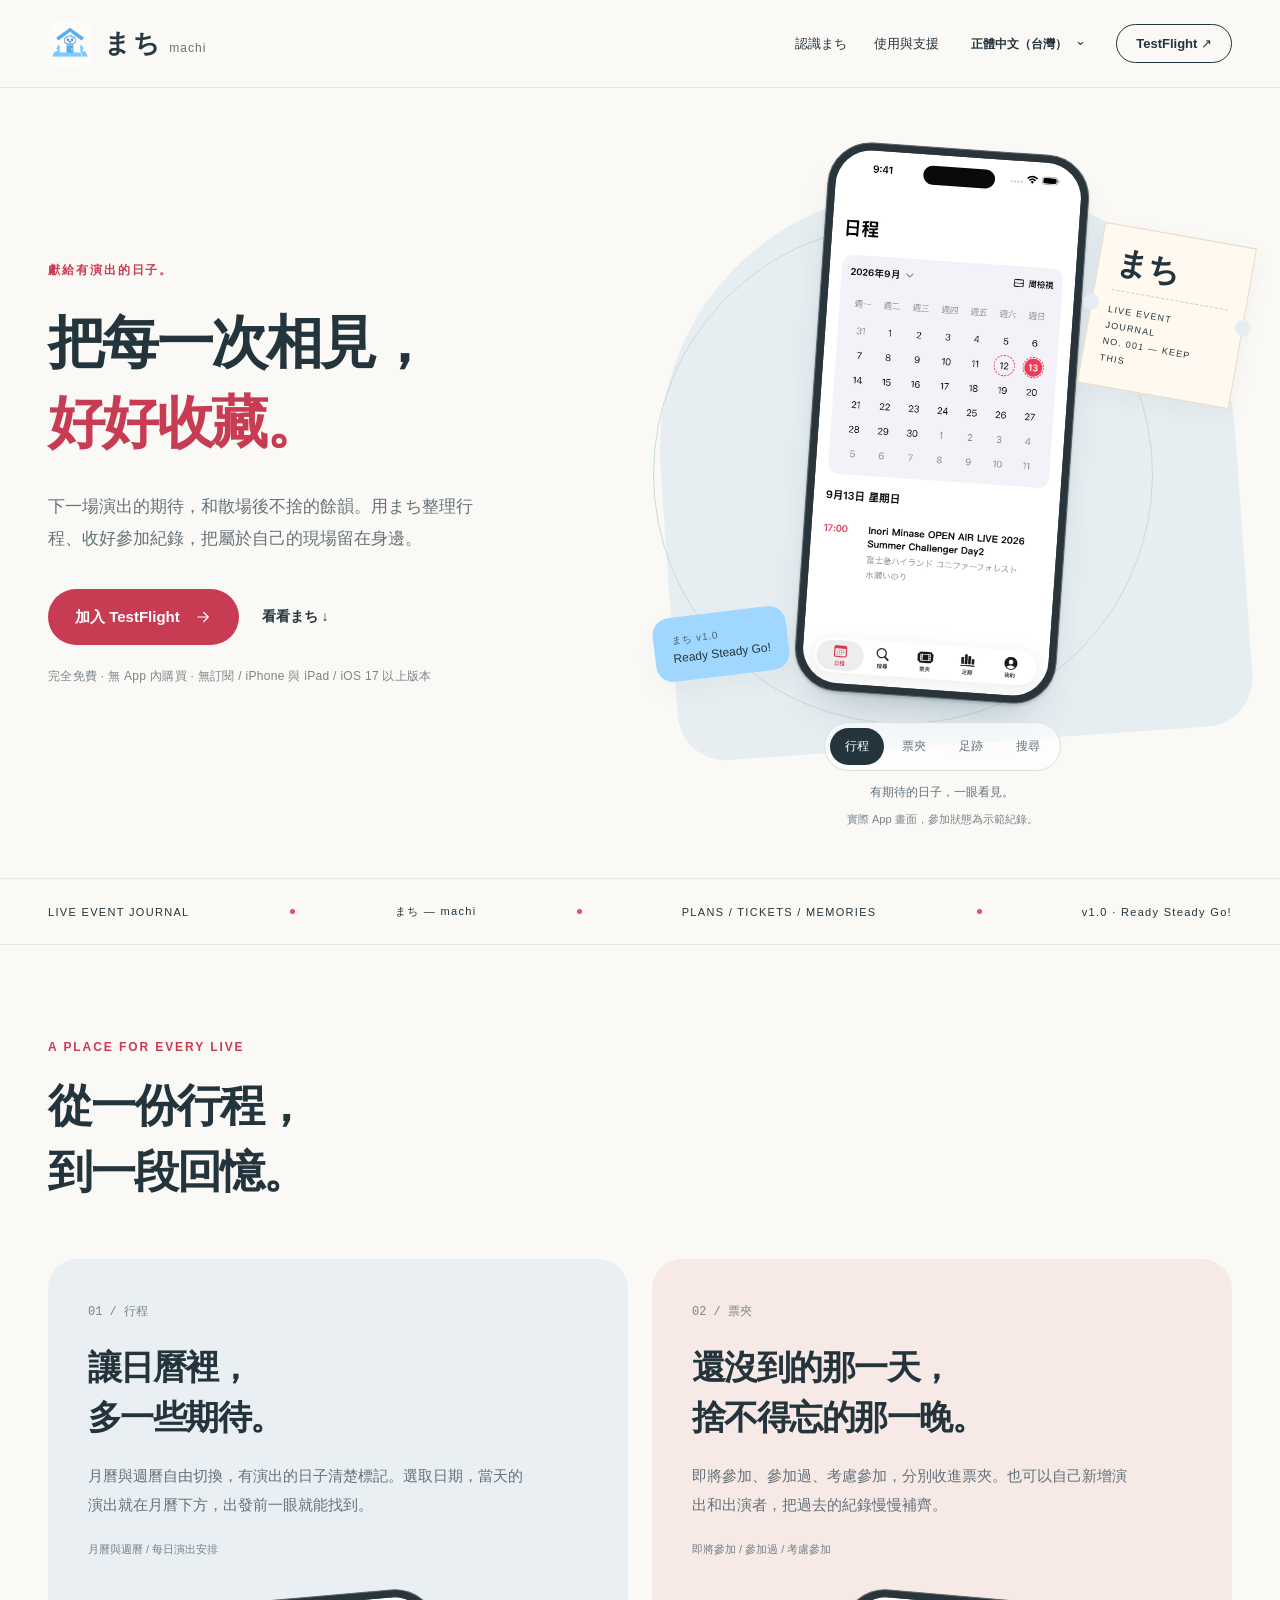
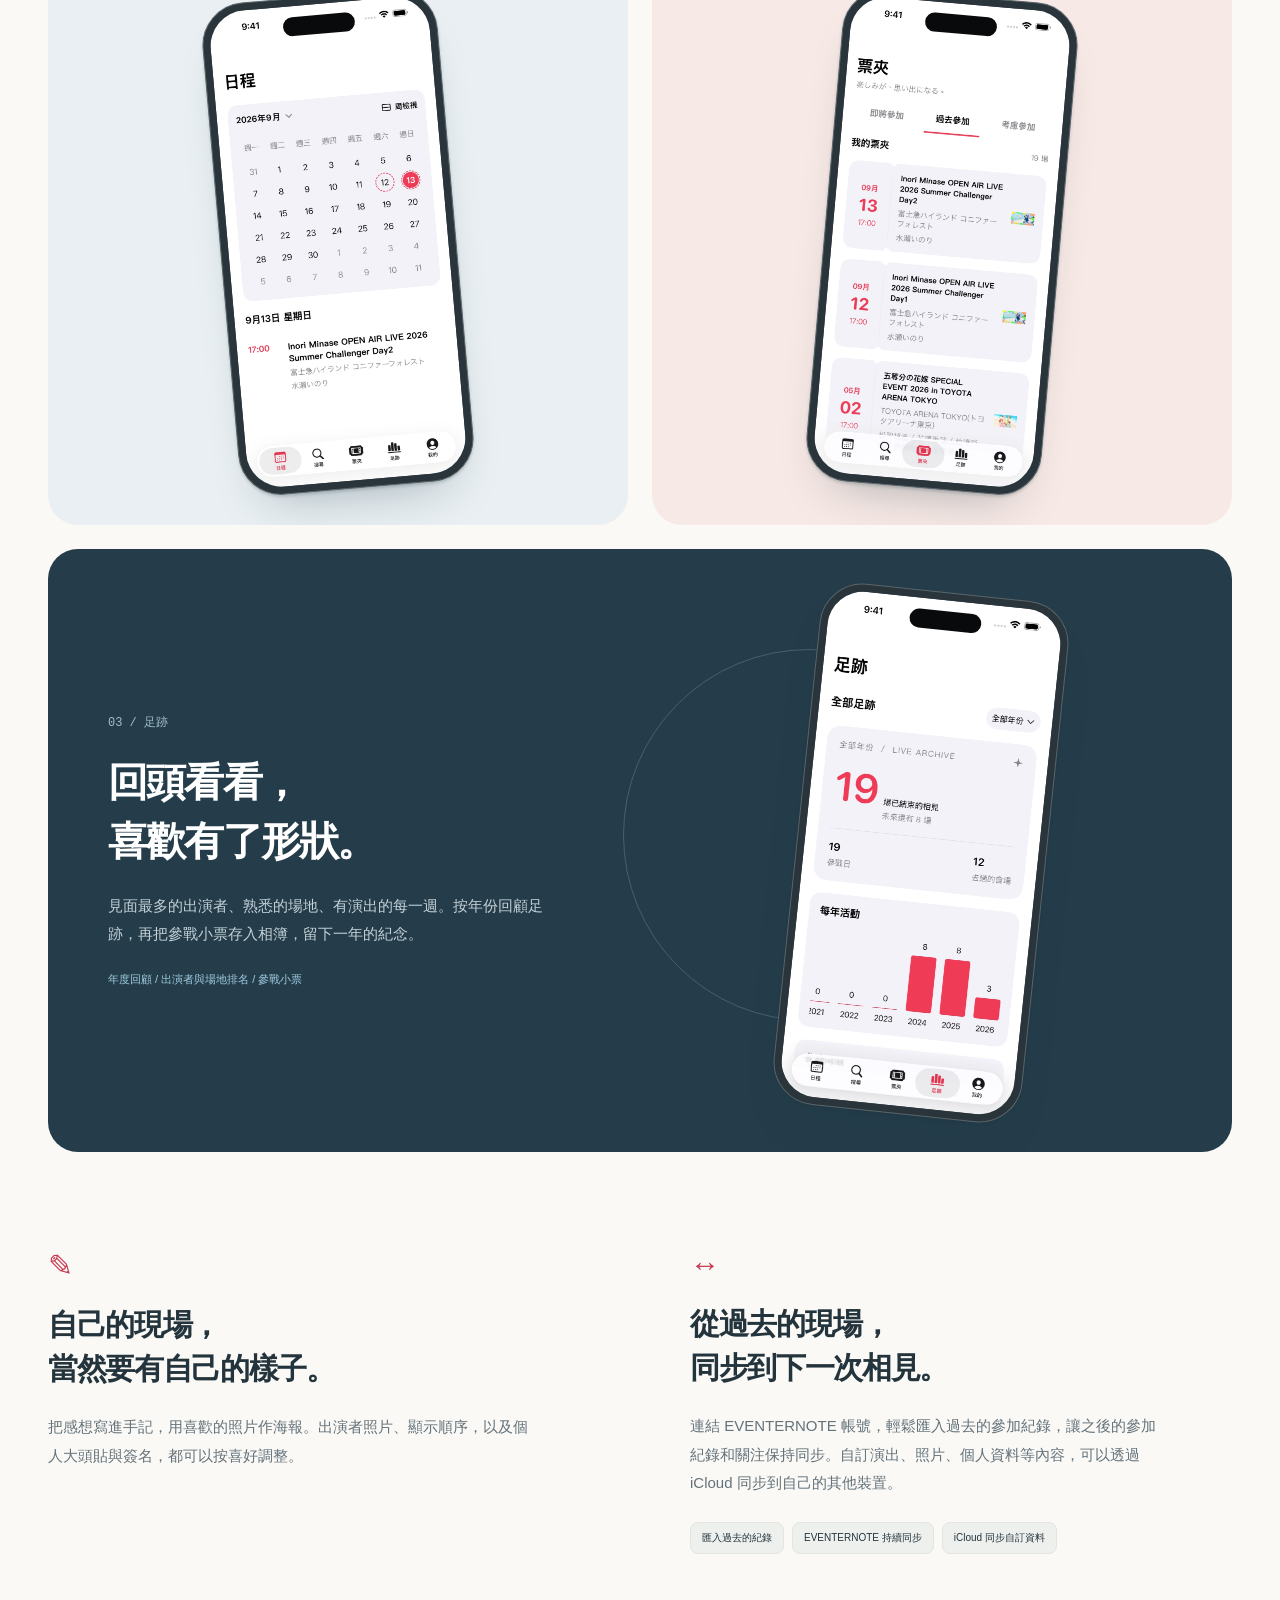
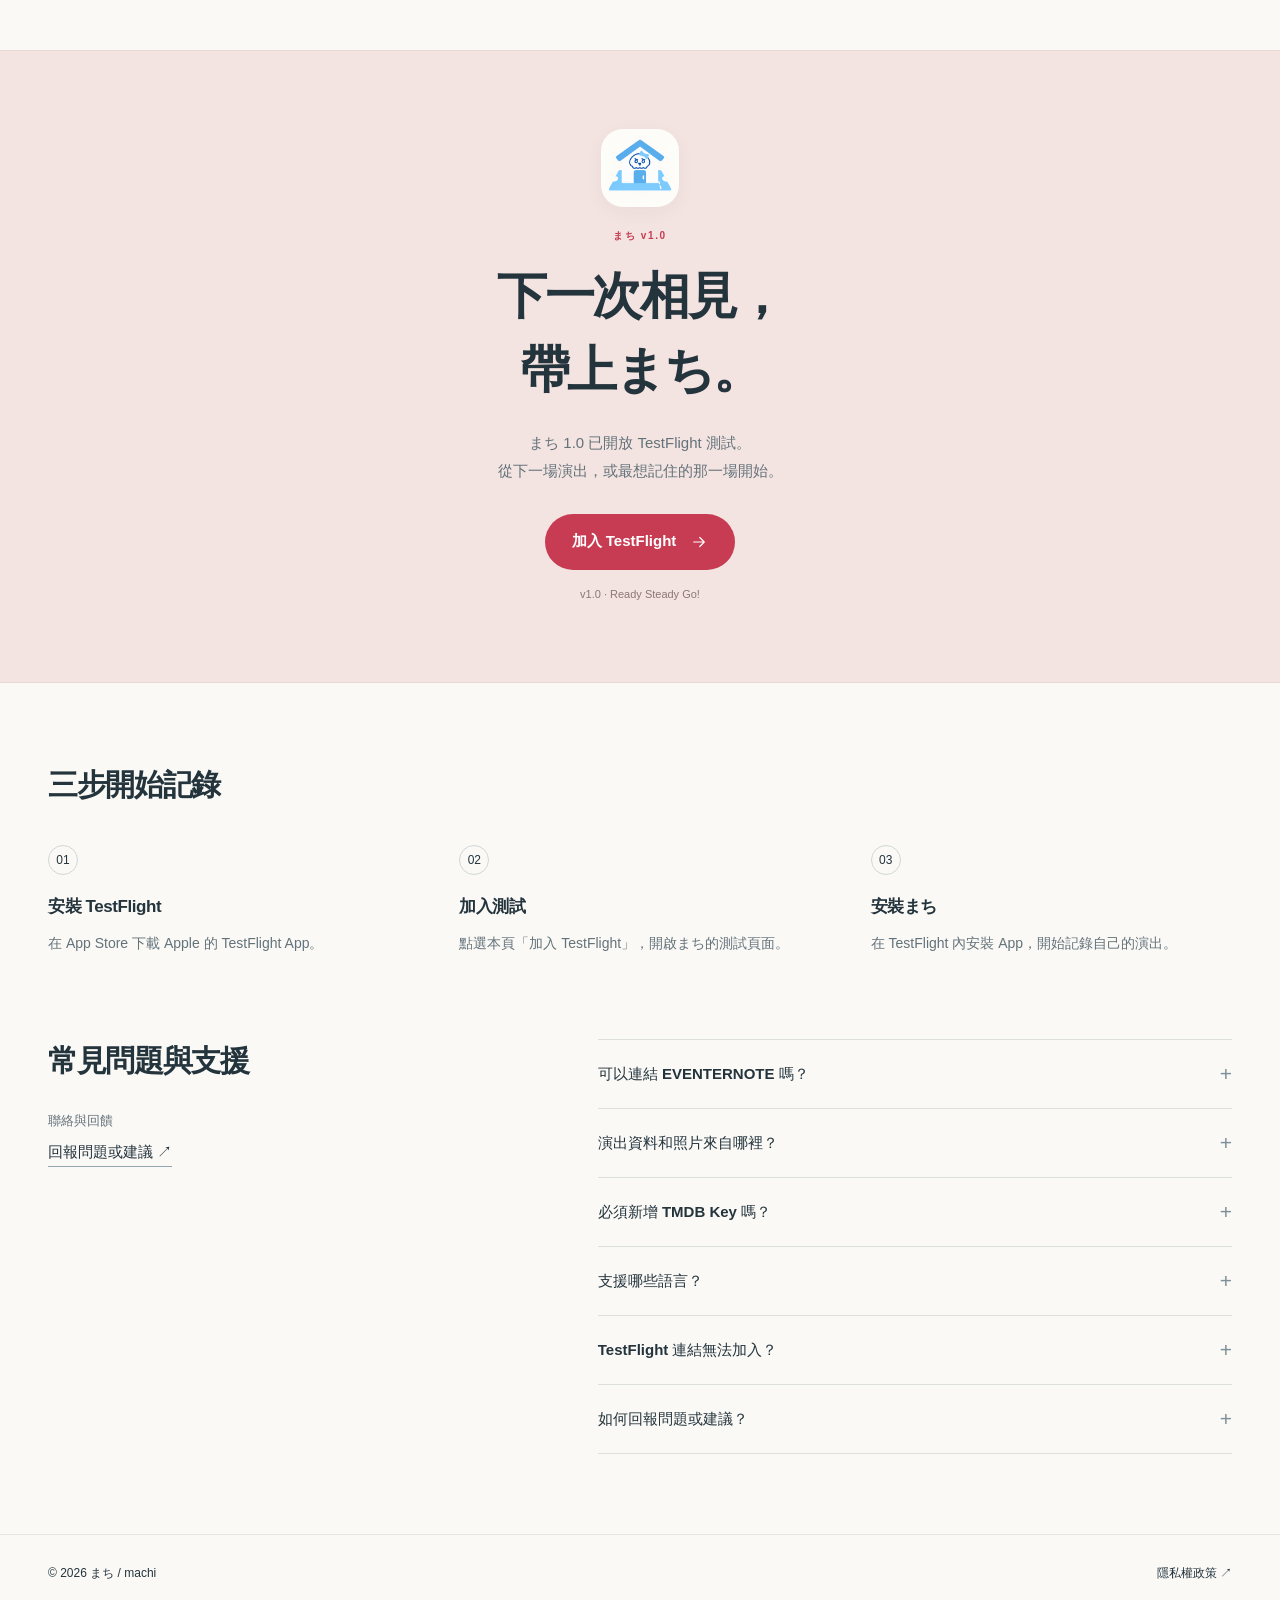
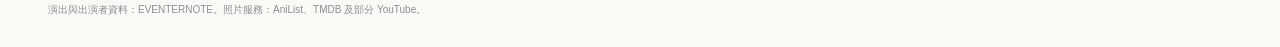
<file: zh-Hant-TW/index.html>
<!doctype html><html lang="zh-Hant-TW"><head><meta charset="utf-8"><meta name="viewport" content="width=device-width,initial-scale=1"><meta name="theme-color" content="#faf9f6"><title>まち — 收藏每一次相見</title><meta name="description" content="行程、票夾、手記與足跡。まち是一款記錄演出與回憶的 iPhone、iPad App，支援 iCloud 與 EVENTERNOTE 同步。"><link rel="icon" href="../assets/icon.png"><link rel="apple-touch-icon" href="../assets/icon.png"><link rel="canonical" href="https://akisui.github.io/machi-web/zh-Hant-TW/"><link rel="alternate" hreflang="ja" href="https://akisui.github.io/machi-web/ja/"><link rel="alternate" hreflang="zh-Hans" href="https://akisui.github.io/machi-web/zh-Hans/"><link rel="alternate" hreflang="zh-Hant-TW" href="https://akisui.github.io/machi-web/zh-Hant-TW/"><link rel="alternate" hreflang="zh-Hant-HK" href="https://akisui.github.io/machi-web/zh-Hant-HK/"><link rel="alternate" hreflang="en" href="https://akisui.github.io/machi-web/en/"><link rel="alternate" hreflang="x-default" href="https://akisui.github.io/machi-web/"><meta property="og:type" content="website"><meta property="og:title" content="まち — 收藏每一次相見"><meta property="og:description" content="行程、票夾、手記與足跡。まち是一款記錄演出與回憶的 iPhone、iPad App，支援 iCloud 與 EVENTERNOTE 同步。"><meta property="og:url" content="https://akisui.github.io/machi-web/zh-Hant-TW/"><meta property="og:image" content="https://akisui.github.io/machi-web/assets/social-card.png"><meta property="og:image:width" content="1200"><meta property="og:image:height" content="630"><meta name="twitter:card" content="summary_large_image"><link rel="stylesheet" href="../assets/style.css"><script defer src="../assets/site.js"></script><script type="application/ld+json">{"@context": "https://schema.org", "@type": "SoftwareApplication", "name": "まち", "alternateName": "machi", "operatingSystem": "iOS 17.0 or later", "applicationCategory": "LifestyleApplication", "description": "行程、票夾、手記與足跡。まち是一款記錄演出與回憶的 iPhone、iPad App，支援 iCloud 與 EVENTERNOTE 同步。", "url": "https://akisui.github.io/machi-web/zh-Hant-TW/", "downloadUrl": "https://testflight.apple.com/join/vRaaadNM", "softwareVersion": "1.0"}</script></head>
<body data-language="zh-Hant-TW" data-assets="../assets/"><a class="skip" href="#main">跳至主要內容</a>
<header class="site-header"><div class="wrap nav"><a class="brand" href="#main" aria-label="まち / machi"><img src="../assets/icon.png" width="44" height="44" alt=""><b>まち<span>machi</span></b></a><nav class="nav-right" aria-label="Navigation"><a class="nav-link" href="#features">認識まち</a><a class="nav-link" href="#support">使用與支援</a><label class="lang-wrap"><select id="language" aria-label="語言"><option value="ja" >日本語</option><option value="zh-Hans" >简体中文</option><option value="zh-Hant-TW" selected>正體中文（台灣）</option><option value="zh-Hant-HK" >繁體中文（香港）</option><option value="en" >English</option></select></label><a class="nav-cta" href="https://testflight.apple.com/join/vRaaadNM">TestFlight ↗</a></nav></div></header>
<main id="main"><section class="wrap hero"><div class="hero-copy"><div class="eyebrow">獻給有演出的日子。</div><h1><span>把每一次相見，</span><span>好好收藏。</span></h1><p class="hero-description">下一場演出的期待，和散場後不捨的餘韻。用まち整理行程、收好參加紀錄，把屬於自己的現場留在身邊。</p><div class="actions"><a class="button" href="https://testflight.apple.com/join/vRaaadNM">加入 TestFlight <svg viewBox="0 0 24 24" fill="none" aria-hidden="true"><path d="M5 12h14M13 6l6 6-6 6" stroke="currentColor" stroke-width="1.6" stroke-linecap="round" stroke-linejoin="round"/></svg></a><a class="text-link" href="#features">看看まち <span aria-hidden="true">↓</span></a></div><p class="compat">完全免費 · 無 App 內購買 · 無訂閱 / iPhone 與 iPad / iOS 17 以上版本</p></div>
<div class="hero-stage"><div class="stage-arch" aria-hidden="true"></div><div class="stage-orbit" aria-hidden="true"></div><div class="ticket-stamp" aria-hidden="true"><div class="number">まち</div><div class="stub">LIVE EVENT JOURNAL<br>NO. 001 — KEEP THIS</div></div><div class="stage-label" aria-hidden="true"><span>まち v1.0</span>Ready Steady Go!</div><div class="phone" role="tabpanel" id="screen-view" aria-labelledby="screen-tab-0"><img id="hero-screen" src="../assets/screens/zh-Hant-TW-01-calendar.jpg" width="1320" height="2868" alt="まち App 畫面 — 行程" fetchpriority="high"></div><div class="screen-tabs" role="tablist" aria-label="認識まち"><button type="button" role="tab" id="screen-tab-0" aria-selected="true" aria-controls="screen-view" tabindex="0" data-screen="01-calendar">行程</button><button type="button" role="tab" id="screen-tab-1" aria-selected="false" aria-controls="screen-view" tabindex="-1" data-screen="02-wallet">票夾</button><button type="button" role="tab" id="screen-tab-2" aria-selected="false" aria-controls="screen-view" tabindex="-1" data-screen="03-archive">足跡</button><button type="button" role="tab" id="screen-tab-3" aria-selected="false" aria-controls="screen-view" tabindex="-1" data-screen="04-search">搜尋</button></div><p class="screen-caption" id="screen-caption" aria-live="polite">有期待的日子，一眼看見。</p><p class="demo-note">實際 App 畫面，參加狀態為示範紀錄。</p></div></section>
<div class="ribbon"><div class="wrap ribbon-inner"><span>LIVE EVENT JOURNAL</span><span class="dot"></span><span>まち — machi</span><span class="dot extra"></span><span class="extra">PLANS / TICKETS / MEMORIES</span><span class="dot"></span><span>v1.0 · Ready Steady Go!</span></div></div>
<section class="wrap" id="features"><div class="section-head reveal"><div class="eyebrow">A PLACE FOR EVERY LIVE</div><h2>從一份行程，<br>到一段回憶。</h2></div><div class="feature-grid"><article class="feature feature-calendar reveal"><span class="index">01 / 行程</span><h2>讓日曆裡，<br>多一些期待。</h2><p>月曆與週曆自由切換，有演出的日子清楚標記。選取日期，當天的演出就在月曆下方，出發前一眼就能找到。</p><div class="feature-foot">月曆與週曆 / 每日演出安排</div><div class="phone "><img src="../assets/screens/zh-Hant-TW-01-calendar.jpg" width="1320" height="2868" alt="まち App 畫面 — 行程" loading="lazy" decoding="async"></div></article><article class="feature feature-wallet reveal"><span class="index">02 / 票夾</span><h2>還沒到的那一天，<br>捨不得忘的那一晚。</h2><p>即將參加、參加過、考慮參加，分別收進票夾。也可以自己新增演出和出演者，把過去的紀錄慢慢補齊。</p><div class="feature-foot">即將參加 / 參加過 / 考慮參加</div><div class="phone "><img src="../assets/screens/zh-Hant-TW-02-wallet.jpg" width="1320" height="2868" alt="まち App 畫面 — 票夾" loading="lazy" decoding="async"></div></article></div><article class="feature feature-archive reveal"><div><span class="index">03 / 足跡</span><h2>回頭看看，<br>喜歡有了形狀。</h2><p>見面最多的出演者、熟悉的場地、有演出的每一週。按年份回顧足跡，再把參戰小票存入相簿，留下一年的紀念。</p><div class="feature-foot">年度回顧 / 出演者與場地排名 / 參戰小票</div></div><div class="archive-stage"><div class="phone "><img src="../assets/screens/zh-Hant-TW-03-archive.jpg" width="1320" height="2868" alt="まち App 畫面 — 足跡" loading="lazy" decoding="async"></div></div></article><div class="two-notes"><article class="reveal"><div class="note-symbol" aria-hidden="true">✎</div><h2>自己的現場，<br>當然要有自己的樣子。</h2><p>把感想寫進手記，用喜歡的照片作海報。出演者照片、顯示順序，以及個人大頭貼與簽名，都可以按喜好調整。</p></article><article class="reveal"><div class="note-symbol" aria-hidden="true">↔</div><h2>從過去的現場，<br>同步到下一次相見。</h2><p>連結 EVENTERNOTE 帳號，輕鬆匯入過去的參加紀錄，讓之後的參加紀錄和關注保持同步。自訂演出、照片、個人資料等內容，可以透過 iCloud 同步到自己的其他裝置。</p><div class="sync-pills"><span>匯入過去的紀錄</span><span>EVENTERNOTE 持續同步</span><span>iCloud 同步自訂資料</span></div></article></div></section>
<section class="download-section" id="download"><div class="reveal"><img class="brand-large" src="../assets/icon.png" width="78" height="78" alt=""><div class="eyebrow">まち v1.0</div><h2>下一次相見，<br>帶上まち。</h2><p>まち 1.0 已開放 TestFlight 測試。
從下一場演出，或最想記住的那一場開始。</p><a class="button" href="https://testflight.apple.com/join/vRaaadNM">加入 TestFlight <svg viewBox="0 0 24 24" fill="none" aria-hidden="true"><path d="M5 12h14M13 6l6 6-6 6" stroke="currentColor" stroke-width="1.6" stroke-linecap="round" stroke-linejoin="round"/></svg></a><div class="version">v1.0 · Ready Steady Go!</div></div></section>
<section class="wrap support" id="support"><h2>三步開始記錄</h2><div class="steps"><div class="step"><span class="step-num">01</span><h3>安裝 TestFlight</h3><p>在 App Store 下載 Apple 的 TestFlight App。</p></div><div class="step"><span class="step-num">02</span><h3>加入測試</h3><p>點選本頁「加入 TestFlight」，開啟まち的測試頁面。</p></div><div class="step"><span class="step-num">03</span><h3>安裝まち</h3><p>在 TestFlight 內安裝 App，開始記錄自己的演出。</p></div></div><div class="support-grid"><div><h2>常見問題與支援</h2><div class="contact"><p>聯絡與回饋</p><a href="https://github.com/Akisui/machi-web/issues">回報問題或建議 ↗</a></div></div><div class="faq"><details><summary>可以連結 EVENTERNOTE 嗎？</summary><p>可以。在「我的 → 資料同步」連結 EVENTERNOTE 帳號，即可匯入過去的參加紀錄和關注，並同步之後的變更。iCloud 同步可在同一頁面分別設定。</p></details><details><summary>演出資料和照片來自哪裡？</summary><p>演出搜尋與瀏覽使用 EVENTERNOTE 的演出和出演者資料，也支援自行新增演出與出演者。出演者照片使用 AniList、已設定的 TMDB，以及部分出演者的 YouTube，也可以換成自己上傳的照片。</p></details><details><summary>必須新增 TMDB Key 嗎？</summary><p>使用基本功能不需新增。若需要 TMDB 的出演者照片，可在「我的 → 設定 → 照片服務」填寫自己的 API key。</p></details><details><summary>支援哪些語言？</summary><p>支援日文、簡體中文、台灣正體中文、香港繁體中文和英文，可在 App 設定中切換。</p></details><details><summary>TestFlight 連結無法加入？</summary><p>測試名額或招募狀態可能影響加入。請更新 TestFlight 後重試，也可以透過 GitHub 支援入口回報。</p></details><details><summary>如何回報問題或建議？</summary><p>可以透過 TestFlight 提交回饋，或在 GitHub 支援入口記錄問題與建議。提供裝置型號、iOS 與 App 版本、重現步驟，會更便於排查。</p></details></div></div></section></main><footer class="site-footer"><div class="wrap"><div class="footer-top"><span>© 2026 まち / machi</span><a href="https://akisui.github.io/machi-privacy/#zh-Hant-TW">隱私權政策 ↗</a></div><p class="data-note">演出與出演者資料：EVENTERNOTE。照片服務：AniList、TMDB 及部分 YouTube。</p></div></footer><script type="application/json" id="screen-copy">{"captions": ["有期待的日子，一眼看見。", "從未來的期待，到過去的回憶。", "每一次相見，都留下足跡。", "從喜歡的人，找到下一場演出。"], "alt": "まち App 畫面", "tabs": ["行程", "票夾", "足跡", "搜尋"]}</script></body></html>
</file>
<file: assets/style.css>
:root{--paper:#faf9f6;--ink:#24343d;--muted:#64727a;--red:#c83c53;--coral:#f34563;--blue:#a0d7ff;--line:#e5e7e5;--font:-apple-system,BlinkMacSystemFont,"Helvetica Neue","Hiragino Kaku Gothic ProN","PingFang SC","Microsoft YaHei",sans-serif}*{box-sizing:border-box}html{scroll-behavior:smooth;scroll-padding-top:100px}body{margin:0;color:var(--ink);background:var(--paper);font-family:var(--font);-webkit-font-smoothing:antialiased}button,select,a{-webkit-tap-highlight-color:transparent}a{color:inherit;text-decoration:none}button,select{font:inherit}button,a,summary,select{touch-action:manipulation}a:focus-visible,button:focus-visible,select:focus-visible,summary:focus-visible{outline:3px solid #2b719c;outline-offset:5px}img{max-width:100%;display:block}p{line-height:1.9;margin:0;color:var(--muted)}h1,h2,h3{margin:0;text-wrap:balance;letter-spacing:-.045em;font-weight:650}h1{font-size:clamp(42px,4.45vw,68px);line-height:1.4}h2{font-size:clamp(32px,3.5vw,51px);line-height:1.48}h3{font-size:20px;line-height:1.6}small{font-size:12px}.wrap{width:min(1200px,calc(100% - 96px));margin-inline:auto}.skip{position:fixed;top:-80px;left:20px;background:white;padding:16px;z-index:100}.skip:focus{top:10px}.site-header{height:88px;position:relative;z-index:20;border-bottom:1px solid var(--line)}.nav{height:100%;display:flex;align-items:center;justify-content:space-between;gap:24px}.brand{display:flex;align-items:center;gap:12px;flex-shrink:0}.brand img{width:44px;height:44px;border-radius:12px}.brand b{font-size:26px;letter-spacing:.08em;color:#283942}.brand span{font-size:12px;letter-spacing:.09em;font-weight:500;margin-left:7px;color:var(--muted)}.nav-right{display:flex;align-items:center;gap:27px;font-size:13px;font-weight:550}.nav-link:hover{color:var(--red)}.lang-wrap{position:relative}.lang-wrap select{appearance:none;border:0;background:transparent;color:var(--ink);font-size:12px;font-weight:600;max-width:146px;padding:12px 22px 12px 5px;cursor:pointer}.lang-wrap:after{content:'⌄';position:absolute;right:3px;top:8px;pointer-events:none}.nav-cta{border:1px solid var(--ink);border-radius:100px;padding:11px 19px;white-space:nowrap}.nav-cta:hover{background:var(--ink);color:white}.eyebrow{font-size:12px;letter-spacing:.16em;font-weight:650;color:var(--red);margin-bottom:24px}.hero{display:grid;grid-template-columns:1fr 1fr;align-items:center;gap:25px;min-height:790px;padding-top:52px;padding-bottom:44px}.hero-copy{padding-bottom:24px}.hero h1 span{display:block}.hero h1 span:last-child{color:var(--red)}.hero-description{font-size:17px;max-width:455px;margin-top:28px}.actions{display:flex;gap:23px;align-items:center;margin-top:34px;flex-wrap:wrap}.button{display:inline-flex;align-items:center;justify-content:center;gap:14px;border-radius:100px;padding:18px 27px;background:var(--red);color:#fff;font-weight:600;font-size:15px;min-height:56px;transition:transform .2s,background .2s;white-space:nowrap}.button:hover{background:#ab2b40;transform:translateY(-2px)}.button svg{width:18px;height:18px}.text-link{font-size:14px;font-weight:600}.text-link:hover{text-decoration:underline;text-underline-offset:6px}.compat{margin-top:20px;font-size:12px;letter-spacing:.025em;color:#7b8589}.hero-stage{position:relative;min-height:655px;display:flex;align-items:center;flex-direction:column;justify-content:flex-start}.stage-arch{position:absolute;inset:45px -4px 85px 8px;border-radius:260px 260px 48px 48px;background:#e6eef1;transform:rotate(-4deg)}.stage-orbit{position:absolute;width:500px;height:500px;top:80px;left:0;border:1px solid #cad9dd;border-radius:50%}.phone{position:relative;z-index:2;width:262px;padding:7px;background:#29343b;border-radius:43px;box-shadow:0 28px 50px -30px #1e394966,0 2px 3px #1b303033;border:1px solid #5a646a;overflow:hidden}.phone:before{content:'';position:absolute;border-radius:100px;top:18px;left:50%;transform:translateX(-50%);width:72px;height:19px;background:#090a0b;z-index:3;pointer-events:none}.phone img{width:100%;aspect-ratio:1320/2868;object-fit:cover;border-radius:36px;background:#fff}.hero-stage .phone{margin-top:4px;transform:rotate(4deg);transition:transform .45s}.hero-stage:hover .phone{transform:rotate(1deg)}.ticket-stamp{position:absolute;z-index:4;top:90px;right:-12px;width:154px;padding:20px 17px;background:#fff9ef;box-shadow:0 8px 24px #24343d0b;transform:rotate(10deg);border:1px solid #e6dccb}.ticket-stamp:before,.ticket-stamp:after{content:'';position:absolute;top:50%;width:16px;height:16px;border-radius:50%;background:#e6eef1;transform:translateY(-50%)}.ticket-stamp:before{left:-9px}.ticket-stamp:after{right:-9px}.ticket-stamp .number{font-size:32px;font-weight:600;letter-spacing:-1.4px;line-height:1}.ticket-stamp .stub{border-top:1px dashed #d8cbb8;margin-top:12px;padding-top:11px;font-size:9px;letter-spacing:.14em;line-height:1.8}.stage-label{position:absolute;left:1px;bottom:154px;z-index:5;background:var(--blue);padding:16px 18px;border-radius:17px;transform:rotate(-7deg);font-size:12px;box-shadow:0 10px 25px #3545510b}.stage-label span{display:block;font-size:10px;letter-spacing:.08em;opacity:.7;margin-bottom:4px}.screen-tabs{display:flex;padding:5px;border:1px solid #d8e0e1;border-radius:100px;background:#ffffffa8;margin-top:23px;z-index:5;max-width:100%;gap:3px}.screen-tabs button{background:none;border:0;color:var(--muted);border-radius:100px;padding:10px 15px;font-size:12px;cursor:pointer;white-space:nowrap;transition:background .25s,color .25s}.screen-tabs button[aria-selected=true]{background:var(--ink);color:white}.screen-caption{font-size:12px;text-align:center;margin-top:10px;z-index:3}.demo-note{text-align:center;font-size:11px;color:#7b8589;margin-top:5px}.ribbon{border-block:1px solid var(--line);padding:25px 0}.ribbon-inner{display:flex;align-items:center;justify-content:space-between;gap:20px;font-size:11px;letter-spacing:.12em}.ribbon .dot{width:5px;height:5px;border-radius:50%;background:var(--coral)}.section-head{padding-top:95px;padding-bottom:54px}.section-head .eyebrow{margin-bottom:18px}.feature-grid{display:grid;grid-template-columns:1fr 1fr;gap:24px}.feature{border-radius:30px;overflow:hidden;padding:44px 40px 0;position:relative}.feature .index{font-family:ui-monospace,monospace;font-size:12px;color:#7b8589;display:block;margin-bottom:22px}.feature h2{font-size:34px}.feature p{font-size:15px;margin-top:20px;max-width:440px}.feature-foot{font-size:11px;margin-top:23px;color:#73808a}.feature-calendar{background:#e9eff2;min-height:720px}.feature-wallet{background:#f7e9e5;min-height:720px}.feature .phone{width:236px;margin:38px auto 36px;transform:rotate(-5deg)}.feature-wallet .phone{transform:rotate(5deg)}.feature-archive{margin-top:24px;padding:0 60px;display:grid;grid-template-columns:1fr 1fr;gap:60px;align-items:center;background:#253d4a;min-height:590px;color:#fff}.feature-archive .index{color:#a0bdcc}.feature-archive p{color:#c3d1d8}.feature-archive h2{font-size:40px}.feature-archive .feature-foot{color:#a0cde2}.archive-stage{padding:42px 0 0;align-self:end;position:relative}.archive-stage:before{content:'';position:absolute;width:370px;height:370px;border:1px solid #46606e;border-radius:50%;top:100px;left:-47px}.feature-archive .phone{width:250px;transform:rotate(6deg);margin:0 auto 36px}.two-notes{display:grid;grid-template-columns:1fr 1fr;gap:100px;padding:96px 0}.note-symbol{font-size:30px;margin-bottom:20px;color:var(--red)}.two-notes h2{font-size:30px}.two-notes p{margin-top:22px;font-size:15px;max-width:480px}.sync-pills{display:flex;flex-wrap:wrap;gap:8px;margin-top:24px}.sync-pills span{padding:8px 11px;background:#eef0ed;border:1px solid #e3e5e0;border-radius:8px;font-size:10px}.download-section{background:#f3e4e1;border-top:1px solid #eadad6;border-bottom:1px solid #eadad6;text-align:center;padding:78px 20px 82px;position:relative;overflow:hidden}.download-section .brand-large{width:78px;margin:0 auto 22px;border-radius:22px;box-shadow:0 5px 20px #24343d0b}.download-section .eyebrow{font-size:10px;margin-bottom:16px}.download-section h2{font-size:50px}.download-section p{font-size:15px;margin-top:22px;white-space:pre-line}.download-section .button{margin-top:28px}.download-section .version{font-size:11px;margin-top:18px;color:#8c7775}.support{padding:80px 0}.support h2{font-size:30px}.steps{display:grid;grid-template-columns:repeat(3,1fr);gap:50px;margin:38px 0 82px}.step-num{font-size:12px;border:1px solid #cfd7d7;width:30px;height:30px;display:grid;place-items:center;border-radius:50%;margin-bottom:18px}.steps h3{font-size:17px;letter-spacing:-.025em}.steps p{font-size:14px;margin-top:10px}.support-grid{display:grid;grid-template-columns:1fr 1.35fr;gap:80px}.contact{margin-top:26px}.contact p{font-size:13px}.contact a{display:inline-block;font-size:15px;margin-top:9px;border-bottom:1px solid #91a5b1;padding-bottom:4px}.faq{border-top:1px solid #dce0df}.faq details{border-bottom:1px solid #dce0df}.faq summary{list-style:none;cursor:pointer;font-size:15px;font-weight:550;display:flex;align-items:center;justify-content:space-between;gap:20px;padding:22px 0}.faq summary::-webkit-details-marker{display:none}.faq summary:after{content:'+';font-size:21px;font-weight:400;color:#7e919a}.faq details[open] summary:after{content:'−'}.faq details p{padding:0 24px 22px 0;font-size:14px;line-height:1.9}.site-footer{border-top:1px solid var(--line);padding:30px 0 28px}.footer-top{display:flex;justify-content:space-between;align-items:center;gap:20px;font-size:12px}.footer-top a:hover{text-decoration:underline}.data-note{font-size:10px;color:#879195;margin-top:18px;max-width:850px}.reveal{opacity:1;transform:none}.js .reveal{transition:opacity .65s,transform .65s}.js .reveal.pending{opacity:0;transform:translateY(22px)}.screen-switching{animation:screen-in .3s ease-out}@keyframes screen-in{from{opacity:.3}to{opacity:1}}:lang(en) h1{font-size:clamp(44px,4.7vw,70px);line-height:1.15}:lang(en) .feature h2{font-size:35px;line-height:1.25}:lang(en) .hero-description{max-width:410px}:lang(en) .two-notes h2{line-height:1.3}
@media(min-width:1500px){.hero{min-height:840px}.hero-stage{transform:scale(1.05)}}
@media(max-width:1050px){.wrap{width:calc(100% - 64px)}.nav-link{display:none}.hero{gap:15px;min-height:740px}.ticket-stamp{right:-10px;width:120px;padding:16px 12px}.ticket-stamp .number{font-size:27px}.stage-label{left:-10px;font-size:11px}.stage-orbit{width:380px;height:380px}.feature{padding:35px 28px 0}.feature h2{font-size:28px}.feature-archive{padding:0 36px;gap:35px}.feature-archive h2{font-size:34px}.two-notes{gap:55px}.support-grid{gap:45px}.ribbon-inner{letter-spacing:.06em}}
@media(max-width:760px){html{scroll-padding-top:24px}.wrap{width:calc(100% - 40px)}.site-header{height:74px}.nav{gap:8px}.brand img{width:37px;height:37px;border-radius:10px}.brand b{font-size:23px}.brand span{display:none}.nav-right{gap:12px}.nav-cta{padding:9px 12px;font-size:11px}.lang-wrap select{font-size:11px;max-width:110px;padding-right:17px}.hero{grid-template-columns:1fr;padding-top:52px;padding-bottom:32px;gap:35px;min-height:0}.hero-copy{padding-bottom:0}.hero h1{font-size:clamp(36px,8.9vw,55px)}.eyebrow{font-size:10px;margin-bottom:22px}.hero-description{font-size:15px;max-width:460px;margin-top:24px}.actions{margin-top:26px;gap:22px}.button{font-size:14px;min-height:52px;padding:16px 23px}.compat{font-size:10px;margin-top:17px}.hero-stage{width:100%;min-height:630px;max-width:480px;justify-self:center;padding-top:12px}.hero-stage .phone{width:245px}.stage-arch{inset:55px 0 96px 0}.stage-orbit{width:310px;height:310px;left:calc(50% - 155px);top:100px}.ticket-stamp{right:-4px;top:66px;width:111px;padding:15px 11px}.ticket-stamp .number{font-size:24px}.ticket-stamp .stub{font-size:8px}.stage-label{left:0;bottom:155px;font-size:10px;padding:12px 14px}.screen-tabs{margin-top:26px}.screen-tabs button{font-size:12px;padding:10px 14px}.ribbon-inner{font-size:9px;flex-wrap:wrap;justify-content:center;gap:15px}.ribbon{padding:21px 0}.ribbon .extra{display:none}.section-head{padding-top:63px;padding-bottom:32px}.section-head h2{font-size:34px}.feature-grid{grid-template-columns:1fr;gap:18px}.feature{padding:32px 28px 0;border-radius:24px}.feature h2{font-size:30px}.feature p{font-size:14px;line-height:1.85}.feature-calendar,.feature-wallet{min-height:640px}.feature .phone{margin-top:30px;margin-bottom:32px;width:225px}.feature-foot{font-size:10px}.feature-archive{grid-template-columns:1fr;gap:0;margin-top:18px;padding:35px 28px 0;min-height:0}.feature-archive h2{font-size:32px}.feature-archive .phone{width:228px;margin-bottom:32px;margin-top:0}.archive-stage{padding-top:35px}.archive-stage:before{left:calc(50% - 150px);width:300px;height:300px;top:70px}.two-notes{grid-template-columns:1fr;gap:46px;padding:58px 8px}.two-notes h2{font-size:29px}.two-notes p{font-size:14px;margin-top:17px}.sync-pills span{font-size:10px;padding:7px 9px}.download-section{padding:56px 20px 60px}.download-section h2{font-size:38px}.download-section p{font-size:14px}.download-section .brand-large{width:64px;border-radius:17px}.support{padding:56px 0}.support h2{font-size:25px}.steps{grid-template-columns:1fr;gap:27px;margin-top:28px;margin-bottom:55px}.step{display:grid;grid-template-columns:32px 1fr;column-gap:15px}.step-num{grid-row:1/3;margin-top:0}.steps h3{font-size:16px}.steps p{grid-column:2;margin-top:5px;font-size:13px}.support-grid{grid-template-columns:1fr;gap:30px}.contact{margin-top:20px}.faq summary{font-size:14px;padding:19px 0}.faq details p{font-size:13px}.footer-top{align-items:flex-start;font-size:10px}.data-note{font-size:9px;line-height:1.9}.site-footer{padding-bottom:25px}:lang(en) h1{font-size:clamp(43px,10vw,62px)}:lang(en) .feature h2{font-size:32px}.reveal.pending{transform:none!important}}
@media(prefers-reduced-motion:reduce){html{scroll-behavior:auto}*,*:before,*:after{transition:none!important;animation:none!important}.js .reveal.pending{opacity:1;transform:none}.hero-stage:hover .phone{transform:rotate(4deg)}}
/* Preserve the native screenshot's aspect ratio at every display width. */
.phone img{height:auto}
.hero-stage{min-width:0}
@media(max-width:760px){.hero-stage{overflow:clip;padding-inline:12px;margin-inline:-12px;width:calc(100% + 24px)}.stage-arch{inset:55px 14px 96px}.ticket-stamp{right:8px}.stage-label{left:12px}}
.brand img,.download-section .brand-large{height:auto;aspect-ratio:1;object-fit:contain;flex-shrink:0}
</file>
